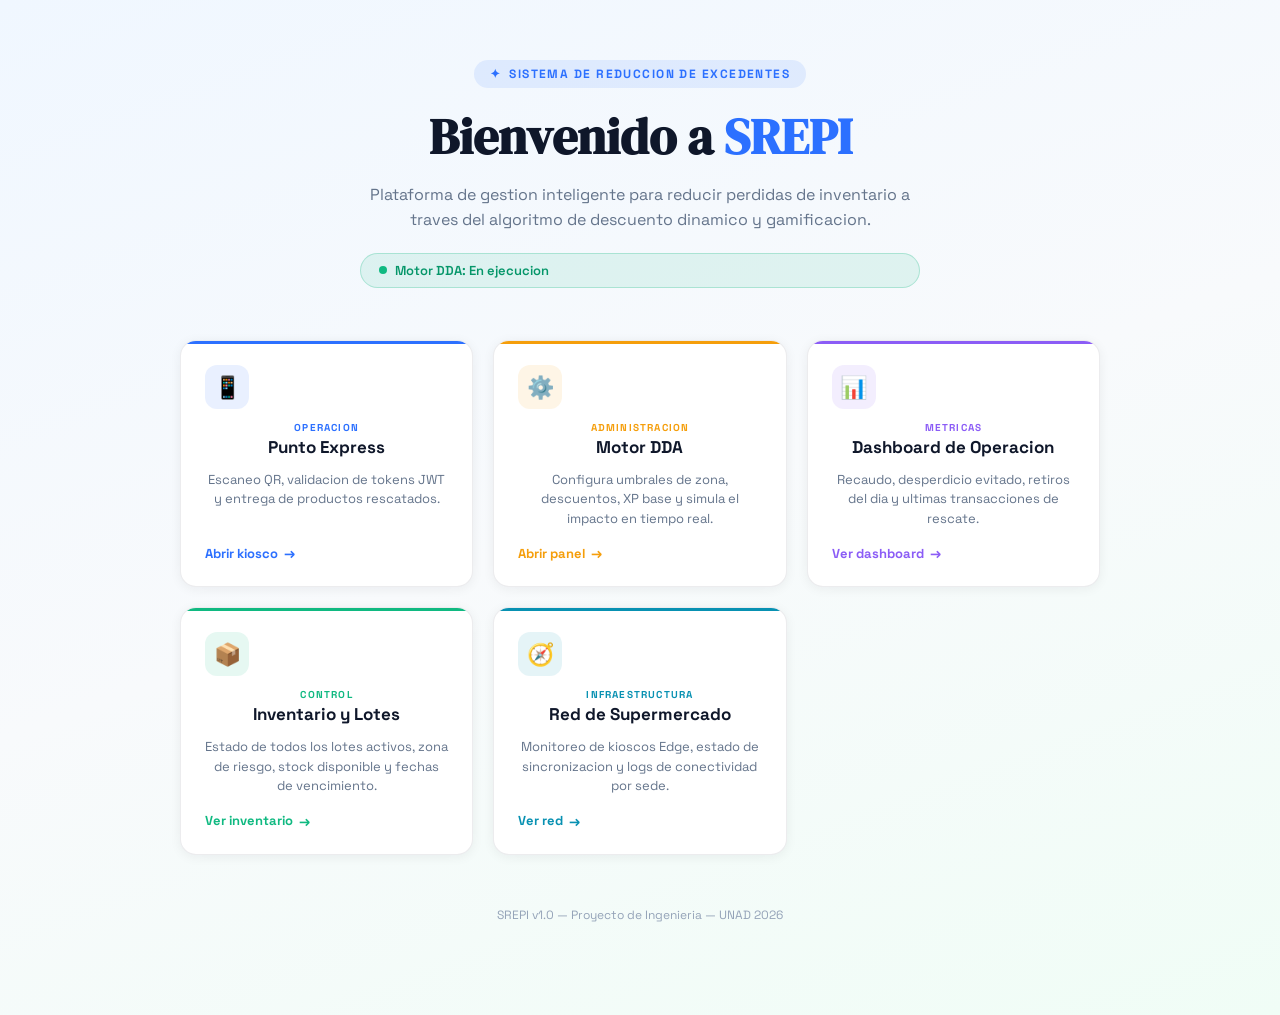
<file: frontend/index.html>
<!DOCTYPE html>
<html lang="es">
<head>
    <meta charset="UTF-8">
    <meta name="viewport" content="width=device-width, initial-width=1.0">
    <title>SREPI - Centro de Control</title>
    <link rel="stylesheet" href="css/style.css">
    <style>
        .landing-page {
            min-height: 100vh;
            background: linear-gradient(160deg, #f0f7ff 0%, #f8fafc 50%, #f0fdf6 100%);
            display: flex;
            flex-direction: column;
            align-items: center;
            padding: 60px 24px 80px;
            font-family: 'Space Grotesk', sans-serif;
        }

        /* ── HERO ──────────────────────────────────────── */
        .landing-hero {
            text-align: center;
            max-width: 560px;
            margin-bottom: 52px;
        }

        .landing-eyebrow {
            display: inline-flex;
            align-items: center;
            gap: 8px;
            background: rgba(44, 112, 255, 0.1);
            color: #2c70ff;
            font-size: 12px;
            font-weight: 700;
            letter-spacing: 0.12em;
            text-transform: uppercase;
            padding: 6px 16px;
            border-radius: 999px;
            margin-bottom: 20px;
        }

        .landing-title {
            font-family: 'DM Serif Display', serif;
            font-size: clamp(32px, 5vw, 50px);
            color: #0f172a;
            line-height: 1.15;
            margin: 0 0 16px;
        }

        .landing-title span {
            color: #2c70ff;
        }

        .landing-desc {
            font-size: 16px;
            color: #64748b;
            line-height: 1.6;
            margin: 0;
        }

        /* ── STATUS BAR ────────────────────────────────── */
        .landing-status {
            display: flex;
            align-items: center;
            gap: 8px;
            font-size: 13px;
            font-weight: 600;
            color: #059669;
            background: rgba(16, 185, 129, 0.1);
            border: 1px solid rgba(16, 185, 129, 0.25);
            padding: 8px 18px;
            border-radius: 999px;
            margin-top: 20px;
        }

        .status-live-dot {
            width: 8px;
            height: 8px;
            background: #10b981;
            border-radius: 50%;
            animation: pulse-dot 2s ease-in-out infinite;
        }

        @keyframes pulse-dot {
            0%, 100% { opacity: 1; transform: scale(1); }
            50%       { opacity: 0.5; transform: scale(0.85); }
        }

        /* ── MODULE GRID ────────────────────────────────── */
        .module-grid {
            display: grid;
            grid-template-columns: repeat(3, minmax(0, 1fr));
            gap: 20px;
            width: 100%;
            max-width: 920px;
        }

        @media (max-width: 760px) {
            .module-grid { grid-template-columns: repeat(2, 1fr); }
        }

        @media (max-width: 480px) {
            .module-grid { grid-template-columns: 1fr; }
        }

        /* ── MODULE CARD ────────────────────────────────── */
        .module-card {
            background: #fff;
            border-radius: 16px;
            border: 1px solid rgba(15, 23, 42, 0.08);
            padding: 24px;
            display: flex;
            flex-direction: column;
            gap: 12px;
            text-decoration: none;
            color: inherit;
            box-shadow: 0 2px 12px rgba(15, 23, 42, 0.06);
            transition: transform 0.2s ease, box-shadow 0.2s ease, border-color 0.2s ease;
            position: relative;
            overflow: hidden;
        }

        .module-card::before {
            content: '';
            position: absolute;
            top: 0; left: 0; right: 0;
            height: 3px;
            background: var(--card-accent, #2c70ff);
            border-radius: 16px 16px 0 0;
        }

        .module-card:hover {
            transform: translateY(-3px);
            box-shadow: 0 12px 30px rgba(15, 23, 42, 0.12);
            border-color: rgba(44, 112, 255, 0.2);
        }

        .module-card-icon {
            width: 44px;
            height: 44px;
            border-radius: 12px;
            background: var(--card-icon-bg, rgba(44, 112, 255, 0.1));
            display: flex;
            align-items: center;
            justify-content: center;
            font-size: 22px;
        }

        .module-card-eyebrow {
            font-size: 10px;
            font-weight: 700;
            letter-spacing: 0.12em;
            text-transform: uppercase;
            color: var(--card-accent, #2c70ff);
            margin: 0;
        }

        .module-card-title {
            font-size: 17px;
            font-weight: 700;
            color: #0f172a;
            margin: 2px 0 0;
            line-height: 1.3;
        }

        .module-card-desc {
            font-size: 13px;
            color: #64748b;
            line-height: 1.5;
            margin: 0;
            flex: 1;
        }

        .module-card-cta {
            display: inline-flex;
            align-items: center;
            gap: 6px;
            font-size: 13px;
            font-weight: 700;
            color: var(--card-accent, #2c70ff);
            margin-top: 4px;
        }

        .module-card-cta::after {
            content: '→';
            font-size: 14px;
        }

        /* Card variants */
        .card-blue   { --card-accent: #2c70ff; --card-icon-bg: rgba(44,112,255,0.1); }
        .card-green  { --card-accent: #10b981; --card-icon-bg: rgba(16,185,129,0.1); }
        .card-orange { --card-accent: #f59e0b; --card-icon-bg: rgba(245,158,11,0.1); }
        .card-violet { --card-accent: #8b5cf6; --card-icon-bg: rgba(139,92,246,0.1); }
        .card-teal   { --card-accent: #0891b2; --card-icon-bg: rgba(8,145,178,0.1); }

        /* ── FOOTER ─────────────────────────────────────── */
        .landing-footer {
            margin-top: 52px;
            font-size: 12px;
            color: #94a3b8;
            text-align: center;
        }
    </style>
</head>
<body class="landing-page">

    <div class="landing-hero">
        <span class="landing-eyebrow">
            <span>✦</span> Sistema de Reduccion de Excedentes
        </span>
        <h1 class="landing-title">
            Bienvenido a <span>SREPI</span>
        </h1>
        <p class="landing-desc">
            Plataforma de gestion inteligente para reducir perdidas de inventario
            a traves del algoritmo de descuento dinamico y gamificacion.
        </p>
        <span class="landing-status">
            <span class="status-live-dot"></span>
            Motor DDA: En ejecucion
        </span>
    </div>

    <div class="module-grid">

        <a class="module-card card-blue" href="./views/kiosco.html">
            <div class="module-card-icon">📱</div>
            <div>
                <p class="module-card-eyebrow">Operacion</p>
                <p class="module-card-title">Punto Express</p>
            </div>
            <p class="module-card-desc">Escaneo QR, validacion de tokens JWT y entrega de productos rescatados.</p>
            <span class="module-card-cta">Abrir kiosco</span>
        </a>

        <a class="module-card card-orange" href="./views/admin.html">
            <div class="module-card-icon">⚙️</div>
            <div>
                <p class="module-card-eyebrow">Administracion</p>
                <p class="module-card-title">Motor DDA</p>
            </div>
            <p class="module-card-desc">Configura umbrales de zona, descuentos, XP base y simula el impacto en tiempo real.</p>
            <span class="module-card-cta">Abrir panel</span>
        </a>

        <a class="module-card card-violet" href="./views/dashboard.html">
            <div class="module-card-icon">📊</div>
            <div>
                <p class="module-card-eyebrow">Metricas</p>
                <p class="module-card-title">Dashboard de Operacion</p>
            </div>
            <p class="module-card-desc">Recaudo, desperdicio evitado, retiros del dia y ultimas transacciones de rescate.</p>
            <span class="module-card-cta">Ver dashboard</span>
        </a>

        <a class="module-card card-green" href="./views/inventario.html">
            <div class="module-card-icon">📦</div>
            <div>
                <p class="module-card-eyebrow">Control</p>
                <p class="module-card-title">Inventario y Lotes</p>
            </div>
            <p class="module-card-desc">Estado de todos los lotes activos, zona de riesgo, stock disponible y fechas de vencimiento.</p>
            <span class="module-card-cta">Ver inventario</span>
        </a>

        <a class="module-card card-teal" href="./views/red.html">
            <div class="module-card-icon">🧭</div>
            <div>
                <p class="module-card-eyebrow">Infraestructura</p>
                <p class="module-card-title">Red de Supermercado</p>
            </div>
            <p class="module-card-desc">Monitoreo de kioscos Edge, estado de sincronizacion y logs de conectividad por sede.</p>
            <span class="module-card-cta">Ver red</span>
        </a>

    </div>

    <p class="landing-footer">SREPI v1.0 — Proyecto de Ingenieria — UNAD 2026</p>

</body>
</html>
</file>
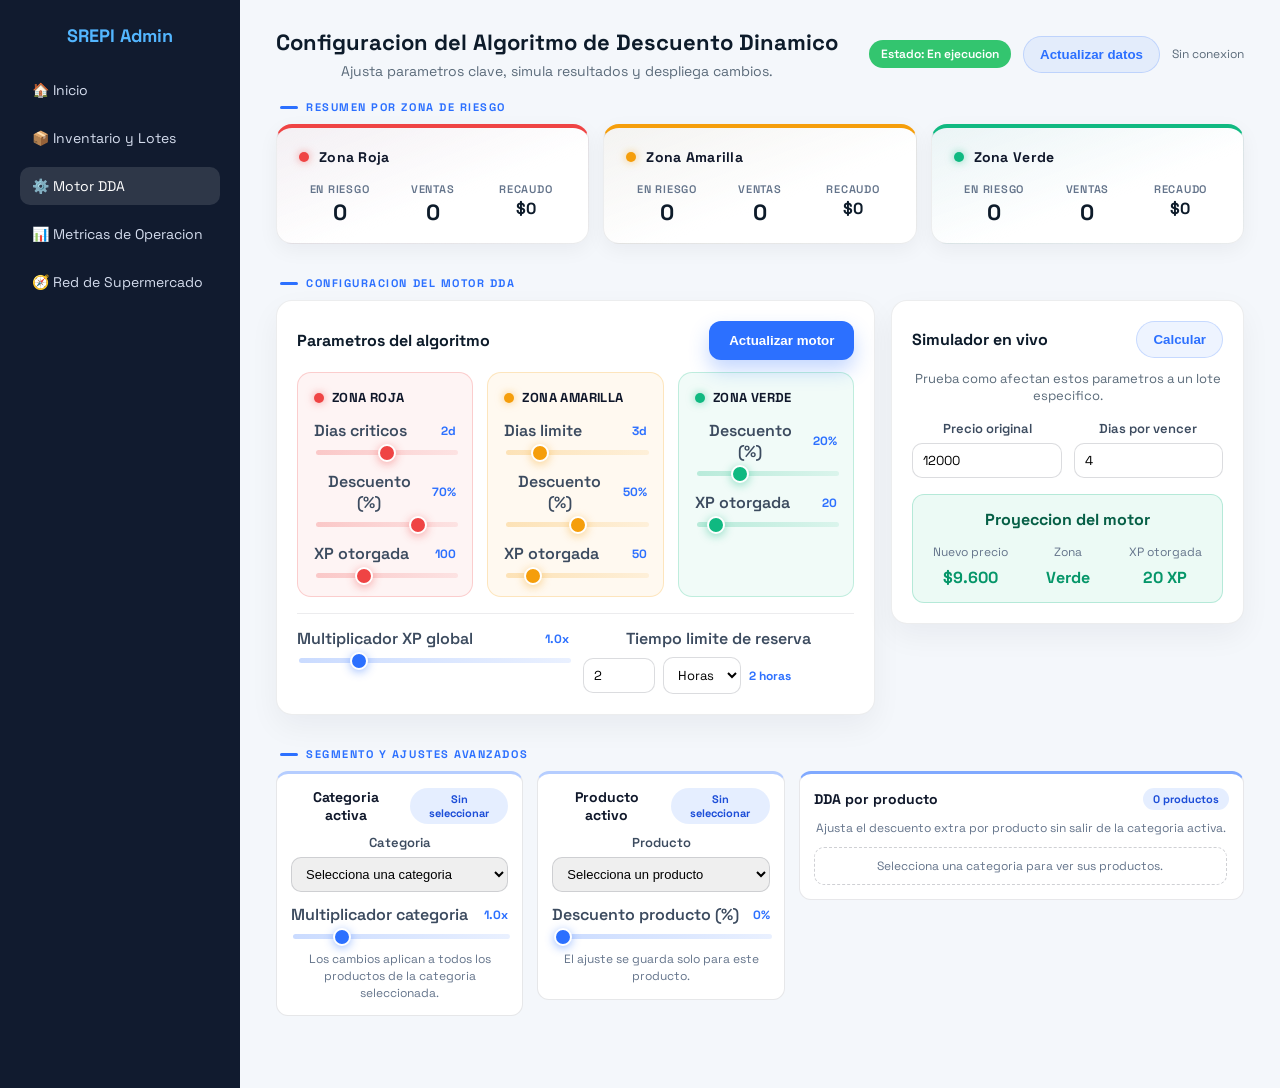
<file: frontend/views/admin.html>
<!DOCTYPE html>
<html lang="es">
<head>
    <meta charset="UTF-8">
    <meta name="viewport" content="width=device-width, initial-width=1.0">
    <title>SREPI - Administracion DDA</title>
    <link rel="stylesheet" href="../css/style.css">
</head>
<body class="admin-page">
    <div class="admin-shell">
        <aside class="admin-sidebar">
            <div class="sidebar-brand">SREPI Admin</div>
            <nav class="sidebar-nav">
                <a class="sidebar-link" href="../index.html">🏠 Inicio</a>
                <a class="sidebar-link" href="./inventario.html">📦 Inventario y Lotes</a>
                <a class="sidebar-link is-active" href="./admin.html">⚙️ Motor DDA</a>
                <a class="sidebar-link" href="./dashboard.html">📊 Metricas de Operacion</a>
                <a class="sidebar-link" href="./red.html">🧭 Red de Supermercado</a>
            </nav>
        </aside>

        <main class="admin-main">

            <!-- ── TOPBAR ─────────────────────────────────────── -->
            <header class="admin-topbar">
                <div>
                    <p class="admin-title">Configuracion del Algoritmo de Descuento Dinamico</p>
                    <p class="admin-sub">Ajusta parametros clave, simula resultados y despliega cambios.</p>
                </div>
                <div class="admin-status">
                    <span class="status-pill">Estado: En ejecucion</span>
                    <button class="btn-secundario" id="dashboard-refresh">Actualizar datos</button>
                    <span id="dashboard-estado" class="estado-guardado"></span>
                </div>
            </header>

            <!-- ── SECCION 1: RESUMEN SUPERIOR ───────────────── -->
            <section class="overview-section">
                <div class="section-eyebrow">Resumen por zona de riesgo</div>
                <div class="overview-grid">

                    <div class="zone-kpi-card zone-kpi-roja">
                        <div class="zone-kpi-header">
                            <span class="zone-dot zone-dot-roja"></span>
                            <span class="zone-kpi-title">Zona Roja</span>
                        </div>
                        <div class="zone-kpi-metrics">
                            <div class="zone-kpi-metric">
                                <span class="zone-kpi-label">En riesgo</span>
                                <span class="zone-kpi-value" id="riesgo-roja">0</span>
                            </div>
                            <div class="zone-kpi-metric">
                                <span class="zone-kpi-label">Ventas</span>
                                <span class="zone-kpi-value" id="ventas-roja">0</span>
                            </div>
                            <div class="zone-kpi-metric">
                                <span class="zone-kpi-label">Recaudo</span>
                                <span class="zone-kpi-value zone-kpi-value-sm" id="recaudo-roja">$0</span>
                            </div>
                        </div>
                    </div>

                    <div class="zone-kpi-card zone-kpi-amarilla">
                        <div class="zone-kpi-header">
                            <span class="zone-dot zone-dot-amarilla"></span>
                            <span class="zone-kpi-title">Zona Amarilla</span>
                        </div>
                        <div class="zone-kpi-metrics">
                            <div class="zone-kpi-metric">
                                <span class="zone-kpi-label">En riesgo</span>
                                <span class="zone-kpi-value" id="riesgo-amarilla">0</span>
                            </div>
                            <div class="zone-kpi-metric">
                                <span class="zone-kpi-label">Ventas</span>
                                <span class="zone-kpi-value" id="ventas-amarilla">0</span>
                            </div>
                            <div class="zone-kpi-metric">
                                <span class="zone-kpi-label">Recaudo</span>
                                <span class="zone-kpi-value zone-kpi-value-sm" id="recaudo-amarilla">$0</span>
                            </div>
                        </div>
                    </div>

                    <div class="zone-kpi-card zone-kpi-verde">
                        <div class="zone-kpi-header">
                            <span class="zone-dot zone-dot-verde"></span>
                            <span class="zone-kpi-title">Zona Verde</span>
                        </div>
                        <div class="zone-kpi-metrics">
                            <div class="zone-kpi-metric">
                                <span class="zone-kpi-label">En riesgo</span>
                                <span class="zone-kpi-value" id="riesgo-verde">0</span>
                            </div>
                            <div class="zone-kpi-metric">
                                <span class="zone-kpi-label">Ventas</span>
                                <span class="zone-kpi-value" id="ventas-verde">0</span>
                            </div>
                            <div class="zone-kpi-metric">
                                <span class="zone-kpi-label">Recaudo</span>
                                <span class="zone-kpi-value zone-kpi-value-sm" id="recaudo-verde">$0</span>
                            </div>
                        </div>
                    </div>

                </div>
                <span id="riesgo-total" style="display:none">0</span>
                <span id="ventas-total" style="display:none">0</span>
                <span id="recaudo-total" style="display:none">$0</span>
            </section>

            <!-- ── SECCION 2: PARAMETROS + SIMULADOR ─────────── -->
            <section class="config-section">
                <div class="section-eyebrow">Configuracion del motor DDA</div>
                <div class="config-row">

                    <!-- Parametros -->
                    <div class="panel-card params-panel">
                        <div class="panel-header">
                            <h3>Parametros del algoritmo</h3>
                            <div class="panel-actions">
                                <span id="guardar-estado" class="estado-guardado"></span>
                                <button class="btn-primario" id="guardar-config">Actualizar motor</button>
                            </div>
                        </div>

                        <div class="zone-params-grid">
                            <div class="zone-card zone-roja">
                                <div class="zone-card-title">
                                    <span class="zone-dot zone-dot-roja"></span>
                                    Zona Roja
                                </div>
                                <label class="slider-field">
                                    <div class="slider-field-header">
                                        <span class="param-label">Dias criticos</span>
                                        <span class="param-value" id="dda-roja-dias-val">2d</span>
                                    </div>
                                    <input type="range" id="dda-roja-dias" value="2" min="1" max="3" step="1" class="slider-roja">
                                </label>
                                <label class="slider-field">
                                    <div class="slider-field-header">
                                        <span class="param-label">Descuento (%)</span>
                                        <span class="param-value" id="dda-desc-roja-val">70%</span>
                                    </div>
                                    <input type="range" id="dda-desc-roja" value="70" min="10" max="90" step="1" class="slider-roja">
                                </label>
                                <label class="slider-field">
                                    <div class="slider-field-header">
                                        <span class="param-label">XP otorgada</span>
                                        <span class="param-value" id="xp-roja-val">100</span>
                                    </div>
                                    <input type="range" id="xp-roja" value="100" min="10" max="300" step="10" class="slider-roja">
                                </label>
                            </div>

                            <div class="zone-card zone-amarilla">
                                <div class="zone-card-title">
                                    <span class="zone-dot zone-dot-amarilla"></span>
                                    Zona Amarilla
                                </div>
                                <label class="slider-field">
                                    <div class="slider-field-header">
                                        <span class="param-label">Dias limite</span>
                                        <span class="param-value" id="dda-amarilla-dias-val">3d</span>
                                    </div>
                                    <input type="range" id="dda-amarilla-dias" value="3" min="2" max="7" step="1" class="slider-amarilla">
                                </label>
                                <label class="slider-field">
                                    <div class="slider-field-header">
                                        <span class="param-label">Descuento (%)</span>
                                        <span class="param-value" id="dda-desc-amarilla-val">50%</span>
                                    </div>
                                    <input type="range" id="dda-desc-amarilla" value="50" min="10" max="90" step="1" class="slider-amarilla">
                                </label>
                                <label class="slider-field">
                                    <div class="slider-field-header">
                                        <span class="param-label">XP otorgada</span>
                                        <span class="param-value" id="xp-amarilla-val">50</span>
                                    </div>
                                    <input type="range" id="xp-amarilla" value="50" min="10" max="300" step="10" class="slider-amarilla">
                                </label>
                            </div>

                            <div class="zone-card zone-verde">
                                <div class="zone-card-title">
                                    <span class="zone-dot zone-dot-verde"></span>
                                    Zona Verde
                                </div>
                                <label class="slider-field">
                                    <div class="slider-field-header">
                                        <span class="param-label">Descuento (%)</span>
                                        <span class="param-value" id="dda-desc-verde-val">20%</span>
                                    </div>
                                    <input type="range" id="dda-desc-verde" value="20" min="5" max="60" step="1" class="slider-verde">
                                </label>
                                <label class="slider-field">
                                    <div class="slider-field-header">
                                        <span class="param-label">XP otorgada</span>
                                        <span class="param-value" id="xp-verde-val">20</span>
                                    </div>
                                    <input type="range" id="xp-verde" value="20" min="5" max="200" step="5" class="slider-verde">
                                </label>
                            </div>
                        </div>

                        <div class="extra-params-row">
                            <div class="extra-param-block">
                                <label class="slider-field">
                                    <div class="slider-field-header">
                                        <span class="param-label">Multiplicador XP global</span>
                                        <span class="param-value" id="xp-multiplicador-val">1.0x</span>
                                    </div>
                                    <input type="range" id="xp-multiplicador" value="1.0" min="0.5" max="3" step="0.1" class="slider-accent">
                                </label>
                            </div>
                            <div class="extra-param-block extra-param-reserva">
                                <span class="param-label">Tiempo limite de reserva</span>
                                <div class="reserva-inline">
                                    <input type="number" id="dda-reserva-valor" value="2" min="1" max="24" step="1">
                                    <select id="dda-reserva-unidad">
                                        <option value="horas">Horas</option>
                                        <option value="dias">Dias</option>
                                    </select>
                                    <span class="param-value" id="dda-reserva-valor-val">2 horas</span>
                                </div>
                            </div>
                        </div>
                    </div>

                    <!-- Simulador -->
                    <div class="sim-panel panel-card">
                        <div class="panel-header">
                            <h3>Simulador en vivo</h3>
                            <button class="btn-secundario" type="button" id="simulador-btn">Calcular</button>
                        </div>
                        <p class="panel-sub">Prueba como afectan estos parametros a un lote especifico.</p>
                        <div class="sim-inputs">
                            <label class="param-field">
                                <span class="param-label">Precio original</span>
                                <input type="number" id="preview-precio" value="12000" min="1000" step="500">
                            </label>
                            <label class="param-field">
                                <span class="param-label">Dias por vencer</span>
                                <input type="number" id="preview-dias" value="4" min="1" step="1">
                            </label>
                        </div>
                        <div class="resultado-card resultado-card-verde" id="resultado-card">
                            <p class="resultado-title">Proyeccion del motor</p>
                            <div class="resultado-grid">
                                <div>
                                    <span class="muted">Nuevo precio</span>
                                    <p class="resultado-value" id="preview-precio-oferta">$0</p>
                                </div>
                                <div>
                                    <span class="muted">Zona</span>
                                    <p class="resultado-value" id="preview-zona">-</p>
                                </div>
                                <div>
                                    <span class="muted">XP otorgada</span>
                                    <p class="resultado-value" id="preview-xp">0 XP</p>
                                </div>
                            </div>
                        </div>
                    </div>

                </div>
            </section>

            <!-- ── SECCION 3: SEGMENTO Y AJUSTES ─────────────── -->
            <section class="segmento-section">
                <div class="section-eyebrow">Segmento y ajustes avanzados</div>
                <div class="segmento-row">

                    <div class="segment-card">
                        <div class="segment-card-header">
                            <h5>Categoria activa</h5>
                            <span class="segment-tag" id="segmento-categoria-actual">Sin seleccionar</span>
                        </div>
                        <label class="param-field">
                            <span class="param-label">Categoria</span>
                            <select id="categoria-select">
                                <option value="">Selecciona una categoria</option>
                            </select>
                        </label>
                        <label class="slider-field">
                            <div class="slider-field-header">
                                <span class="param-label">Multiplicador categoria</span>
                                <span class="param-value" id="categoria-multiplicador-val">1.0x</span>
                            </div>
                            <input type="range" id="categoria-multiplicador" value="1.0" min="0.5" max="3" step="0.1" class="slider-accent">
                        </label>
                        <p class="segment-note">Los cambios aplican a todos los productos de la categoria seleccionada.</p>
                    </div>

                    <div class="segment-card">
                        <div class="segment-card-header">
                            <h5>Producto activo</h5>
                            <span class="segment-tag" id="segmento-producto-actual">Sin seleccionar</span>
                        </div>
                        <label class="param-field">
                            <span class="param-label">Producto</span>
                            <select id="producto-select">
                                <option value="">Selecciona un producto</option>
                            </select>
                        </label>
                        <label class="slider-field">
                            <div class="slider-field-header">
                                <span class="param-label">Descuento producto (%)</span>
                                <span class="param-value" id="producto-descuento-val">0%</span>
                            </div>
                            <input type="range" id="producto-descuento" value="0" min="0" max="40" step="1" class="slider-accent">
                        </label>
                        <p class="segment-note">El ajuste se guarda solo para este producto.</p>
                    </div>

                    <div class="segment-card segment-card-list">
                        <div class="segment-card-header">
                            <h5>DDA por producto</h5>
                            <span class="segment-tag" id="segmento-productos-total">0 productos</span>
                        </div>
                        <p class="segment-note">Ajusta el descuento extra por producto sin salir de la categoria activa.</p>
                        <div class="producto-dda-list" id="producto-dda-list">
                            <p class="producto-dda-empty">Selecciona una categoria para ver sus productos.</p>
                        </div>
                    </div>

                </div>
            </section>

        </main>
    </div>

    <script src="../js/admin.js" defer></script>
</body>
</html>
</file>
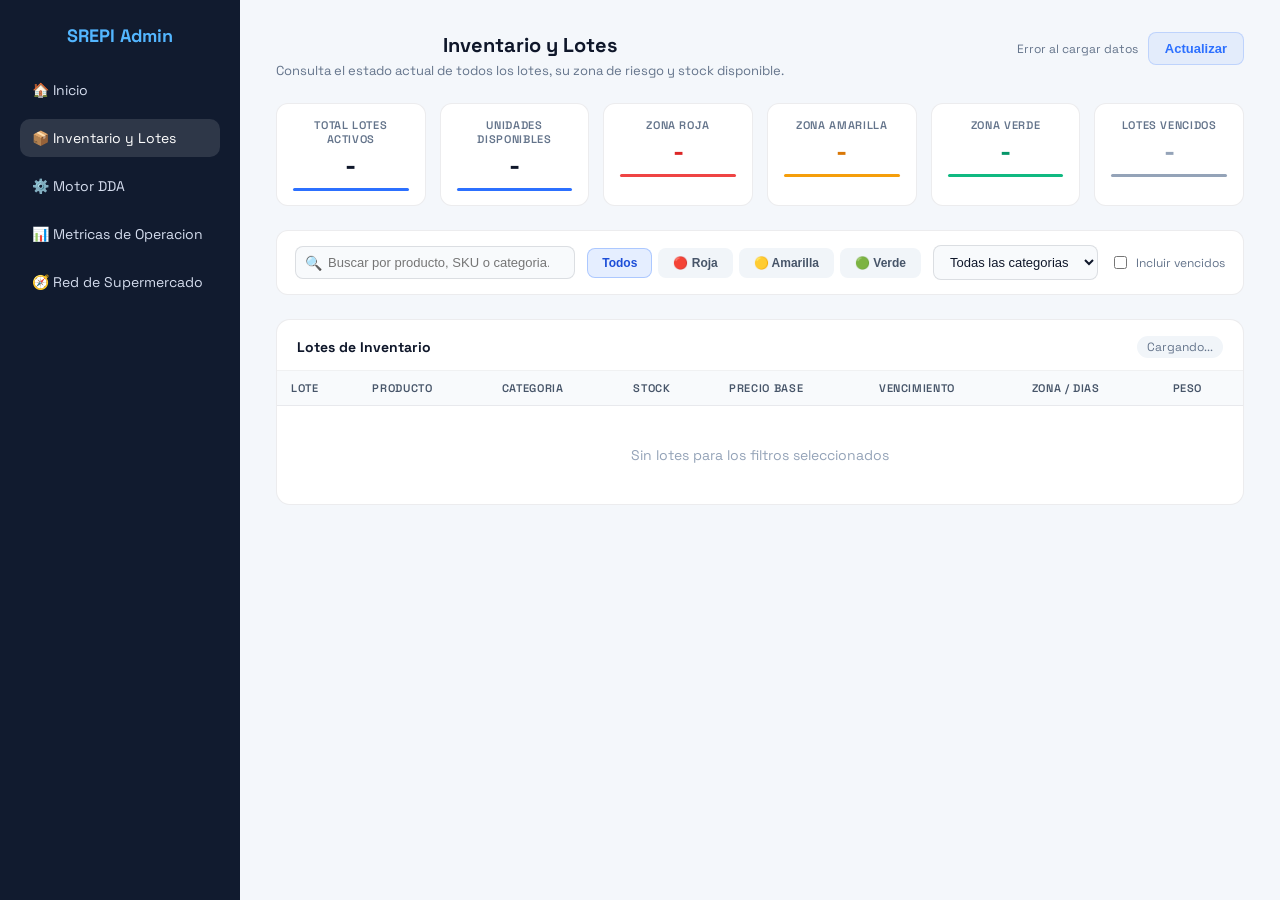
<file: frontend/views/inventario.html>
<!DOCTYPE html>
<html lang="es">
<head>
    <meta charset="UTF-8">
    <meta name="viewport" content="width=device-width, initial-width=1.0">
    <title>SREPI - Inventario y Lotes</title>
    <link rel="stylesheet" href="../css/style.css">
    <style>
        /* ── INVENTARIO PAGE ─────────────────────────────── */
        .inv-main {
            flex: 1;
            padding: 32px 36px 60px;
            overflow-y: auto;
            display: flex;
            flex-direction: column;
            gap: 24px;
        }

        /* Topbar */
        .inv-topbar {
            display: flex;
            align-items: flex-start;
            justify-content: space-between;
            gap: 16px;
        }

        .inv-title {
            font-size: 20px;
            font-weight: 700;
            color: #0f172a;
            margin: 0 0 4px;
        }

        .inv-sub {
            font-size: 13px;
            color: #64748b;
            margin: 0;
        }

        .inv-topbar-actions {
            display: flex;
            gap: 10px;
            align-items: center;
        }

        /* KPI strip */
        .inv-kpi-strip {
            display: grid;
            grid-template-columns: repeat(6, minmax(0, 1fr));
            gap: 14px;
        }

        .inv-kpi {
            background: #fff;
            border-radius: 12px;
            border: 1px solid rgba(15, 23, 42, 0.08);
            padding: 14px 16px;
            display: flex;
            flex-direction: column;
            gap: 6px;
        }

        .inv-kpi-label {
            font-size: 11px;
            text-transform: uppercase;
            letter-spacing: 0.06em;
            color: #64748b;
            font-weight: 600;
        }

        .inv-kpi-value {
            font-size: 26px;
            font-weight: 700;
            color: #0f172a;
            line-height: 1;
        }

        .inv-kpi-value.val-roja     { color: #dc2626; }
        .inv-kpi-value.val-amarilla { color: #d97706; }
        .inv-kpi-value.val-verde    { color: #059669; }
        .inv-kpi-value.val-muted    { color: #94a3b8; }

        .inv-kpi-accent {
            height: 3px;
            border-radius: 999px;
            margin-top: 4px;
        }

        .accent-blue    { background: #2c70ff; }
        .accent-roja    { background: #ef4444; }
        .accent-amarilla{ background: #f59e0b; }
        .accent-verde   { background: #10b981; }
        .accent-gray    { background: #94a3b8; }

        /* Toolbar de filtros */
        .inv-toolbar {
            display: flex;
            align-items: center;
            gap: 12px;
            flex-wrap: wrap;
            background: #fff;
            border: 1px solid rgba(15, 23, 42, 0.08);
            border-radius: 12px;
            padding: 14px 18px;
        }

        .inv-search-wrap {
            position: relative;
            flex: 1;
            min-width: 200px;
        }

        .inv-search-icon {
            position: absolute;
            left: 10px;
            top: 50%;
            transform: translateY(-50%);
            color: #94a3b8;
            font-size: 14px;
            pointer-events: none;
        }

        #inv-search {
            width: 100%;
            padding: 8px 12px 8px 32px;
            border: 1px solid rgba(15, 23, 42, 0.12);
            border-radius: 8px;
            font-size: 13px;
            color: #0f172a;
            background: #f8fafc;
            box-sizing: border-box;
        }

        #inv-search:focus {
            outline: none;
            border-color: #2c70ff;
            background: #fff;
            box-shadow: 0 0 0 3px rgba(44, 112, 255, 0.1);
        }

        .zona-filter-group {
            display: flex;
            gap: 6px;
        }

        .zona-filter-btn {
            padding: 7px 14px;
            border-radius: 8px;
            font-size: 12px;
            font-weight: 600;
            border: 1px solid transparent;
            cursor: pointer;
            background: #f1f5f9;
            color: #475569;
            transition: all 0.15s ease;
        }

        .zona-filter-btn:hover { background: #e2e8f0; }

        .zona-filter-btn[data-zona="todos"].is-active {
            background: rgba(44, 112, 255, 0.12);
            color: #1d4ed8;
            border-color: rgba(44, 112, 255, 0.3);
        }

        .zona-filter-btn[data-zona="roja"].is-active {
            background: rgba(239, 68, 68, 0.1);
            color: #dc2626;
            border-color: rgba(239, 68, 68, 0.3);
        }

        .zona-filter-btn[data-zona="amarilla"].is-active {
            background: rgba(245, 158, 11, 0.1);
            color: #b45309;
            border-color: rgba(245, 158, 11, 0.3);
        }

        .zona-filter-btn[data-zona="verde"].is-active {
            background: rgba(16, 185, 129, 0.1);
            color: #065f46;
            border-color: rgba(16, 185, 129, 0.3);
        }

        #inv-cat-select {
            padding: 8px 12px;
            border: 1px solid rgba(15, 23, 42, 0.12);
            border-radius: 8px;
            font-size: 13px;
            color: #0f172a;
            background: #f8fafc;
            cursor: pointer;
        }

        #inv-cat-select:focus { outline: none; border-color: #2c70ff; }

        .inv-toggle-label {
            display: flex;
            align-items: center;
            gap: 6px;
            font-size: 12px;
            color: #64748b;
            cursor: pointer;
            white-space: nowrap;
        }

        .inv-toolbar-right {
            display: flex;
            align-items: center;
            gap: 10px;
            margin-left: auto;
        }

        /* Tabla */
        .inv-table-wrap {
            background: #fff;
            border-radius: 14px;
            border: 1px solid rgba(15, 23, 42, 0.08);
            overflow: hidden;
        }

        .inv-table-header {
            display: flex;
            align-items: center;
            justify-content: space-between;
            padding: 16px 20px 12px;
            border-bottom: 1px solid rgba(15, 23, 42, 0.06);
        }

        .inv-table-title {
            font-size: 14px;
            font-weight: 700;
            color: #0f172a;
            margin: 0;
        }

        #inv-count {
            font-size: 12px;
            color: #64748b;
            background: #f1f5f9;
            padding: 3px 10px;
            border-radius: 999px;
        }

        .inv-table {
            width: 100%;
            border-collapse: collapse;
        }

        .inv-table thead th {
            background: #f8fafc;
            color: #475569;
            font-size: 11px;
            text-transform: uppercase;
            letter-spacing: 0.06em;
            font-weight: 600;
            padding: 10px 14px;
            text-align: left;
            border-bottom: 1px solid rgba(15, 23, 42, 0.07);
        }

        .inv-row td {
            padding: 11px 14px;
            border-bottom: 1px solid rgba(15, 23, 42, 0.05);
            font-size: 13px;
            vertical-align: middle;
        }

        .inv-row:last-child td { border-bottom: none; }
        .inv-row:hover td { background: #f8fafc; }

        .inv-row-roja td:first-child {
            border-left: 3px solid #ef4444;
        }

        .inv-row-amarilla td:first-child {
            border-left: 3px solid #f59e0b;
        }

        .inv-row-verde td:first-child {
            border-left: 3px solid #10b981;
        }

        .inv-row-vencido td:first-child {
            border-left: 3px solid #94a3b8;
        }

        .inv-row-vencido td { opacity: 0.65; }

        .inv-td-id {
            font-size: 12px;
            font-weight: 700;
            color: #94a3b8;
        }

        .inv-prod-name {
            display: block;
            font-weight: 600;
            color: #0f172a;
        }

        .inv-sku {
            display: block;
            font-size: 11px;
            color: #94a3b8;
            margin-top: 2px;
        }

        .inv-cat {
            font-size: 12px;
            color: #475569;
        }

        .inv-precio { font-weight: 600; color: #0f172a; }
        .inv-fecha  { font-size: 12px; color: #475569; }
        .inv-kg     { font-size: 12px; color: #64748b; }

        /* Stock bar */
        .stock-wrap {
            display: flex;
            flex-direction: column;
            gap: 4px;
        }

        .stock-num {
            font-size: 13px;
            font-weight: 700;
            color: #0f172a;
        }

        .stock-total {
            font-size: 11px;
            font-weight: 400;
            color: #94a3b8;
        }

        .stock-bar-track {
            height: 5px;
            background: #e2e8f0;
            border-radius: 999px;
            overflow: hidden;
            width: 80px;
        }

        .stock-bar {
            height: 100%;
            border-radius: 999px;
            transition: width 0.4s ease;
        }

        .stock-bar-ok  { background: #10b981; }
        .stock-bar-mid { background: #f59e0b; }
        .stock-bar-low { background: #ef4444; }

        /* Badges de zona */
        .inv-badge {
            display: inline-block;
            font-size: 10px;
            font-weight: 700;
            padding: 3px 8px;
            border-radius: 999px;
            text-transform: uppercase;
            letter-spacing: 0.05em;
        }

        .badge-zona-roja     { background: rgba(239,68,68,0.1);    color: #dc2626; }
        .badge-zona-amarilla { background: rgba(245,158,11,0.1);   color: #b45309; }
        .badge-zona-verde    { background: rgba(16,185,129,0.1);   color: #065f46; }
        .badge-zona-vencido  { background: rgba(148,163,184,0.15); color: #475569; }

        .dias-chip {
            display: inline-block;
            font-size: 11px;
            font-weight: 600;
            padding: 2px 7px;
            border-radius: 6px;
            margin-left: 5px;
        }

        .dias-roja     { background: rgba(239,68,68,0.08);    color: #ef4444; }
        .dias-amarilla { background: rgba(245,158,11,0.1);   color: #d97706; }
        .dias-verde    { background: rgba(16,185,129,0.08);  color: #10b981; }
        .dias-vencido  { background: rgba(148,163,184,0.15); color: #94a3b8; }

        /* Empty state */
        .inv-empty {
            text-align: center;
            color: #94a3b8;
            padding: 40px 20px;
            font-size: 14px;
        }

        /* Estado */
        #inv-estado {
            font-size: 12px;
            color: #64748b;
        }

        /* Botones */
        .btn-inv-primary {
            background: #2c70ff;
            color: #fff;
            border: none;
            border-radius: 8px;
            padding: 9px 18px;
            font-size: 13px;
            font-weight: 600;
            cursor: pointer;
            transition: background 0.15s;
        }

        .btn-inv-primary:hover { background: #1d4ed8; }

        .btn-inv-ghost {
            background: rgba(44, 112, 255, 0.08);
            color: #2c70ff;
            border: 1px solid rgba(44, 112, 255, 0.2);
            border-radius: 8px;
            padding: 8px 16px;
            font-size: 13px;
            font-weight: 600;
            cursor: pointer;
            transition: background 0.15s;
        }

        .btn-inv-ghost:hover { background: rgba(44, 112, 255, 0.14); }

        /* Responsive */
        @media (max-width: 900px) {
            .inv-kpi-strip { grid-template-columns: repeat(3, 1fr); }
        }

        @media (max-width: 600px) {
            .inv-kpi-strip { grid-template-columns: repeat(2, 1fr); }
            .inv-main { padding: 20px 16px 40px; }
        }
    </style>
</head>
<body class="admin-page">
    <div class="admin-shell">
        <aside class="admin-sidebar">
            <div class="sidebar-brand">SREPI Admin</div>
            <nav class="sidebar-nav">
                <a class="sidebar-link" href="../index.html">🏠 Inicio</a>
                <a class="sidebar-link is-active" href="./inventario.html">📦 Inventario y Lotes</a>
                <a class="sidebar-link" href="./admin.html">⚙️ Motor DDA</a>
                <a class="sidebar-link" href="./dashboard.html">📊 Metricas de Operacion</a>
                <a class="sidebar-link" href="./red.html">🧭 Red de Supermercado</a>
            </nav>
        </aside>

        <main class="inv-main">

            <!-- TOPBAR -->
            <div class="inv-topbar">
                <div>
                    <p class="inv-title">Inventario y Lotes</p>
                    <p class="inv-sub">Consulta el estado actual de todos los lotes, su zona de riesgo y stock disponible.</p>
                </div>
                <div class="inv-topbar-actions">
                    <span id="inv-estado">Cargando...</span>
                    <button class="btn-inv-ghost" id="inv-refresh">Actualizar</button>
                </div>
            </div>

            <!-- KPI STRIP -->
            <div class="inv-kpi-strip">
                <div class="inv-kpi">
                    <span class="inv-kpi-label">Total lotes activos</span>
                    <span class="inv-kpi-value" id="kpi-total-lotes">-</span>
                    <div class="inv-kpi-accent accent-blue"></div>
                </div>
                <div class="inv-kpi">
                    <span class="inv-kpi-label">Unidades disponibles</span>
                    <span class="inv-kpi-value" id="kpi-total-unidades">-</span>
                    <div class="inv-kpi-accent accent-blue"></div>
                </div>
                <div class="inv-kpi">
                    <span class="inv-kpi-label">Zona Roja</span>
                    <span class="inv-kpi-value val-roja" id="kpi-zona-roja">-</span>
                    <div class="inv-kpi-accent accent-roja"></div>
                </div>
                <div class="inv-kpi">
                    <span class="inv-kpi-label">Zona Amarilla</span>
                    <span class="inv-kpi-value val-amarilla" id="kpi-zona-amarilla">-</span>
                    <div class="inv-kpi-accent accent-amarilla"></div>
                </div>
                <div class="inv-kpi">
                    <span class="inv-kpi-label">Zona Verde</span>
                    <span class="inv-kpi-value val-verde" id="kpi-zona-verde">-</span>
                    <div class="inv-kpi-accent accent-verde"></div>
                </div>
                <div class="inv-kpi">
                    <span class="inv-kpi-label">Lotes vencidos</span>
                    <span class="inv-kpi-value val-muted" id="kpi-vencidos">-</span>
                    <div class="inv-kpi-accent accent-gray"></div>
                </div>
            </div>

            <!-- TOOLBAR -->
            <div class="inv-toolbar">
                <div class="inv-search-wrap">
                    <span class="inv-search-icon">🔍</span>
                    <input type="search" id="inv-search" placeholder="Buscar por producto, SKU o categoria...">
                </div>

                <div class="zona-filter-group">
                    <button class="zona-filter-btn is-active" data-zona="todos">Todos</button>
                    <button class="zona-filter-btn" data-zona="roja">🔴 Roja</button>
                    <button class="zona-filter-btn" data-zona="amarilla">🟡 Amarilla</button>
                    <button class="zona-filter-btn" data-zona="verde">🟢 Verde</button>
                </div>

                <select id="inv-cat-select">
                    <option value="">Todas las categorias</option>
                </select>

                <div class="inv-toolbar-right">
                    <label class="inv-toggle-label">
                        <input type="checkbox" id="inv-vencidos-toggle">
                        Incluir vencidos
                    </label>
                </div>
            </div>

            <!-- TABLA -->
            <div class="inv-table-wrap">
                <div class="inv-table-header">
                    <h3 class="inv-table-title">Lotes de Inventario</h3>
                    <span id="inv-count">Cargando...</span>
                </div>
                <table class="inv-table">
                    <thead>
                        <tr>
                            <th>Lote</th>
                            <th>Producto</th>
                            <th>Categoria</th>
                            <th>Stock</th>
                            <th>Precio Base</th>
                            <th>Vencimiento</th>
                            <th>Zona / Dias</th>
                            <th>Peso</th>
                        </tr>
                    </thead>
                    <tbody id="inv-tbody">
                        <tr>
                            <td colspan="8" class="inv-empty">Cargando lotes...</td>
                        </tr>
                    </tbody>
                </table>
            </div>

        </main>
    </div>

    <script src="../js/inventario.js" defer></script>
</body>
</html>
</file>
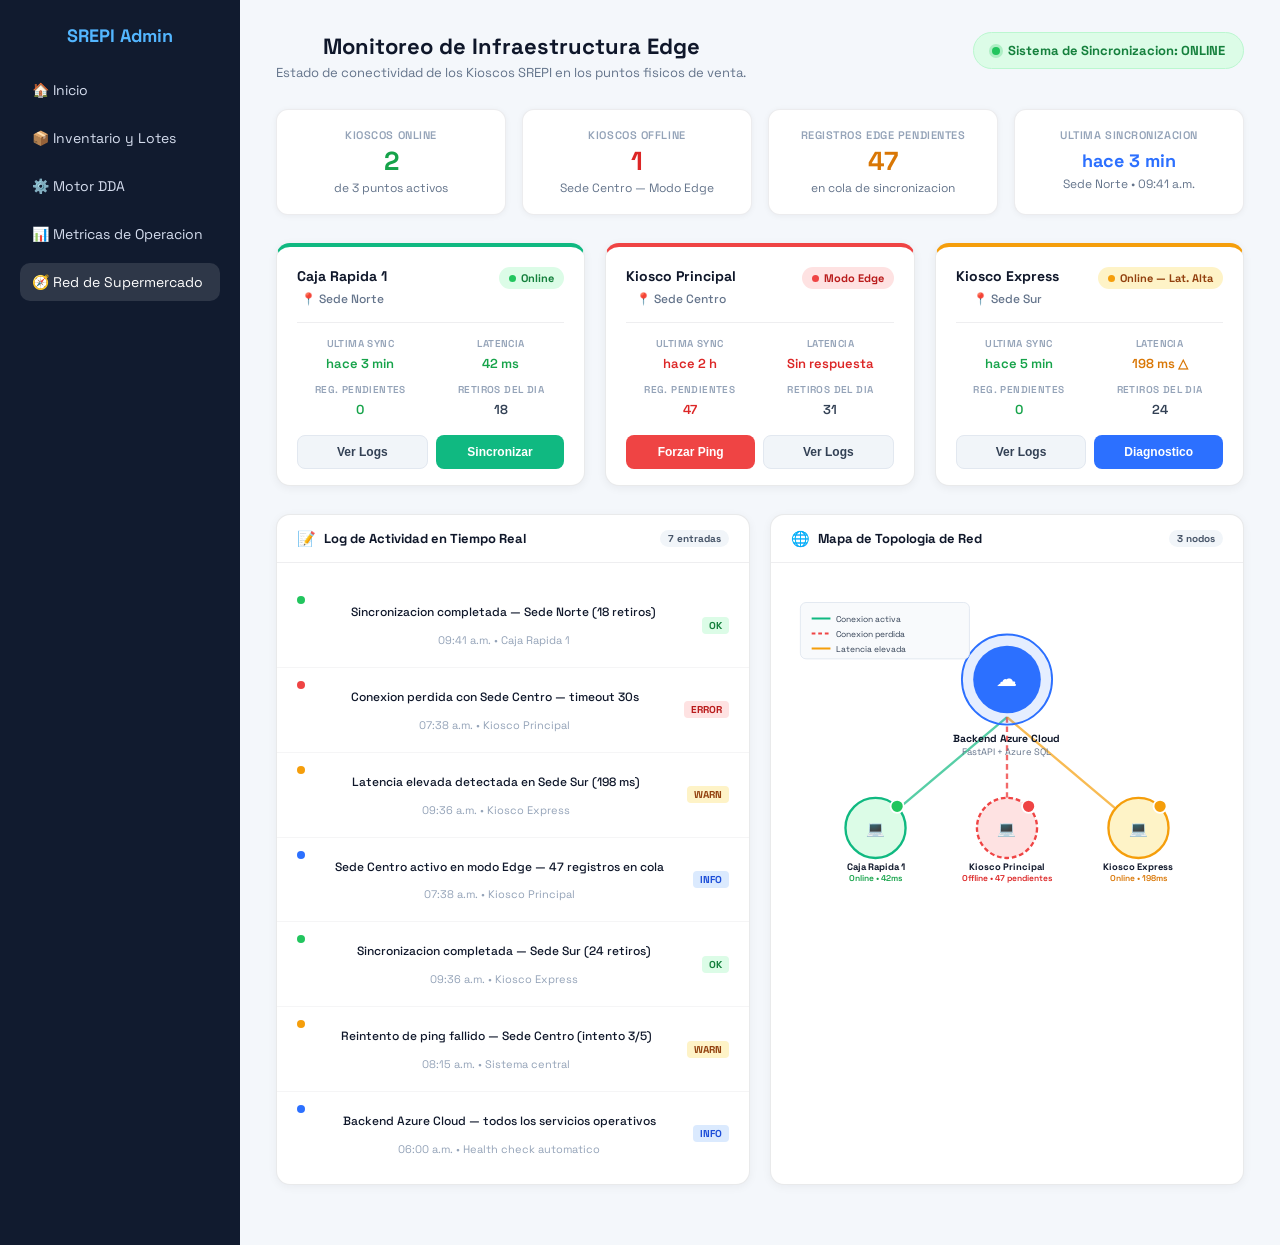
<file: frontend/views/red.html>
<!DOCTYPE html>
<html lang="es">
<head>
    <meta charset="UTF-8">
    <meta name="viewport" content="width=device-width, initial-scale=1.0">
    <title>SREPI - Red de Supermercado</title>
    <link rel="preconnect" href="https://fonts.googleapis.com">
    <link rel="preconnect" href="https://fonts.gstatic.com" crossorigin>
    <link href="https://fonts.googleapis.com/css2?family=Space+Grotesk:wght@400;500;600;700&display=swap" rel="stylesheet">
    <link rel="stylesheet" href="../css/style.css">
    <style>
        /* ── PAGE LAYOUT ──────────────────────────────── */
        .red-main {
            flex: 1;
            padding: 32px 36px 60px;
            overflow-y: auto;
            display: flex;
            flex-direction: column;
            gap: 28px;
        }

        /* ── TOPBAR ───────────────────────────────────── */
        .red-topbar {
            display: flex;
            align-items: flex-start;
            justify-content: space-between;
            gap: 20px;
        }

        .red-title-block {}

        .red-title {
            font-size: 22px;
            font-weight: 700;
            color: #0f172a;
            margin: 0 0 4px;
        }

        .red-sub {
            font-size: 13px;
            color: #64748b;
            margin: 0;
        }

        .system-badge-online {
            display: inline-flex;
            align-items: center;
            gap: 8px;
            background: #dcfce7;
            color: #15803d;
            font-size: 13px;
            font-weight: 700;
            padding: 9px 18px;
            border-radius: 999px;
            white-space: nowrap;
            flex-shrink: 0;
            border: 1px solid #bbf7d0;
        }

        .system-badge-online::before {
            content: '';
            width: 8px;
            height: 8px;
            border-radius: 50%;
            background: #22c55e;
            box-shadow: 0 0 0 3px rgba(34,197,94,0.25);
            display: inline-block;
            animation: pulse-green 2s infinite;
        }

        @keyframes pulse-green {
            0%, 100% { box-shadow: 0 0 0 3px rgba(34,197,94,0.25); }
            50%       { box-shadow: 0 0 0 6px rgba(34,197,94,0.1); }
        }

        /* ── SUMMARY STRIP ────────────────────────────── */
        .summary-strip {
            display: grid;
            grid-template-columns: repeat(4, 1fr);
            gap: 16px;
        }

        @media (max-width: 900px) { .summary-strip { grid-template-columns: repeat(2, 1fr); } }
        @media (max-width: 560px) { .summary-strip { grid-template-columns: 1fr; } }

        .summary-card {
            background: #fff;
            border-radius: 12px;
            border: 1px solid rgba(15,23,42,0.08);
            padding: 18px 20px;
            display: flex;
            flex-direction: column;
            gap: 6px;
            box-shadow: 0 1px 6px rgba(15,23,42,0.05);
        }

        .summary-card .s-label {
            font-size: 11px;
            font-weight: 600;
            color: #94a3b8;
            text-transform: uppercase;
            letter-spacing: 0.05em;
        }

        .summary-card .s-value {
            font-size: 26px;
            font-weight: 700;
            color: #0f172a;
            line-height: 1;
        }

        .summary-card .s-value.green  { color: #16a34a; }
        .summary-card .s-value.red    { color: #dc2626; }
        .summary-card .s-value.amber  { color: #d97706; }
        .summary-card .s-value.blue   { color: #2c70ff; }

        .summary-card .s-meta {
            font-size: 12px;
            color: #64748b;
        }

        /* ── KIOSK GRID ───────────────────────────────── */
        .kiosk-grid {
            display: grid;
            grid-template-columns: repeat(3, minmax(0, 1fr));
            gap: 20px;
        }

        @media (max-width: 900px) { .kiosk-grid { grid-template-columns: repeat(2, 1fr); } }
        @media (max-width: 580px) { .kiosk-grid { grid-template-columns: 1fr; } }

        /* ── KIOSK CARD ───────────────────────────────── */
        .kiosk-card {
            background: #fff;
            border-radius: 14px;
            border: 1px solid rgba(15,23,42,0.09);
            border-top: 4px solid #10b981;
            box-shadow: 0 2px 10px rgba(15,23,42,0.06);
            padding: 20px 20px 16px;
            display: flex;
            flex-direction: column;
            gap: 0;
        }

        .kiosk-card.offline { border-top-color: #ef4444; }
        .kiosk-card.warn    { border-top-color: #f59e0b; }

        /* Card header */
        .kc-header {
            display: flex;
            align-items: flex-start;
            justify-content: space-between;
            gap: 10px;
            margin-bottom: 14px;
        }

        .kc-name-block {}

        .kc-name {
            font-size: 14px;
            font-weight: 700;
            color: #0f172a;
            margin: 0 0 2px;
            line-height: 1.3;
        }

        .kc-sede {
            font-size: 12px;
            color: #64748b;
            font-weight: 500;
        }

        .kc-status-badge {
            display: inline-flex;
            align-items: center;
            gap: 5px;
            padding: 4px 10px;
            border-radius: 999px;
            font-size: 11px;
            font-weight: 700;
            white-space: nowrap;
            flex-shrink: 0;
        }

        .kc-status-badge.online {
            background: #dcfce7;
            color: #15803d;
        }

        .kc-status-badge.offline {
            background: #fee2e2;
            color: #b91c1c;
        }

        .kc-status-badge.warn {
            background: #fef3c7;
            color: #92400e;
        }

        .kc-status-badge .dot {
            width: 7px;
            height: 7px;
            border-radius: 50%;
            display: inline-block;
        }

        .kc-status-badge.online  .dot { background: #22c55e; }
        .kc-status-badge.offline .dot { background: #ef4444; }
        .kc-status-badge.warn    .dot { background: #f59e0b; }

        /* Divider */
        .kc-divider {
            height: 1px;
            background: rgba(15,23,42,0.07);
            margin-bottom: 14px;
        }

        /* Stat rows */
        .kc-stats {
            display: grid;
            grid-template-columns: 1fr 1fr;
            gap: 10px 14px;
            margin-bottom: 16px;
        }

        .kc-stat {}

        .kc-stat .st-lbl {
            font-size: 10px;
            font-weight: 600;
            color: #94a3b8;
            text-transform: uppercase;
            letter-spacing: 0.04em;
            display: block;
            margin-bottom: 2px;
        }

        .kc-stat .st-val {
            font-size: 13px;
            font-weight: 600;
            color: #334155;
        }

        .kc-stat .st-val.ok    { color: #16a34a; }
        .kc-stat .st-val.warn  { color: #d97706; }
        .kc-stat .st-val.err   { color: #dc2626; }
        .kc-stat .st-val.high  { color: #d97706; }

        /* Buttons */
        .kc-actions {
            display: flex;
            gap: 8px;
            margin-top: auto;
        }

        .kc-btn {
            flex: 1;
            padding: 9px 6px;
            border-radius: 8px;
            font-size: 12px;
            font-weight: 600;
            cursor: pointer;
            transition: background 0.15s, opacity 0.15s;
            text-align: center;
            border: none;
        }

        .kc-btn.secondary {
            background: #f1f5f9;
            color: #334155;
            border: 1px solid #e2e8f0;
        }

        .kc-btn.secondary:hover { background: #e2e8f0; }

        .kc-btn.primary-green {
            background: #10b981;
            color: #fff;
        }

        .kc-btn.primary-green:hover { background: #059669; }

        .kc-btn.primary-red {
            background: #ef4444;
            color: #fff;
        }

        .kc-btn.primary-red:hover { background: #dc2626; }

        .kc-btn.primary-blue {
            background: #2c70ff;
            color: #fff;
        }

        .kc-btn.primary-blue:hover { background: #1d4ed8; }

        /* ── BOTTOM PANEL ─────────────────────────────── */
        .bottom-panel {
            display: grid;
            grid-template-columns: 1fr 1fr;
            gap: 20px;
        }

        @media (max-width: 860px) { .bottom-panel { grid-template-columns: 1fr; } }

        .panel-box {
            background: #fff;
            border-radius: 14px;
            border: 1px solid rgba(15,23,42,0.09);
            box-shadow: 0 2px 10px rgba(15,23,42,0.05);
            overflow: hidden;
        }

        .panel-header {
            padding: 14px 20px;
            border-bottom: 1px solid rgba(15,23,42,0.07);
            display: flex;
            align-items: center;
            gap: 8px;
        }

        .panel-title {
            font-size: 13px;
            font-weight: 700;
            color: #0f172a;
        }

        .panel-pill {
            font-size: 10px;
            font-weight: 700;
            padding: 2px 8px;
            border-radius: 999px;
            background: #f1f5f9;
            color: #475569;
            margin-left: auto;
        }

        /* ── ACTIVITY LOG ─────────────────────────────── */
        .log-list {
            padding: 8px 0;
            display: flex;
            flex-direction: column;
        }

        .log-entry {
            display: flex;
            align-items: flex-start;
            gap: 12px;
            padding: 9px 20px;
            border-bottom: 1px solid rgba(15,23,42,0.04);
            transition: background 0.1s;
        }

        .log-entry:last-child { border-bottom: none; }
        .log-entry:hover { background: #f8fafc; }

        .log-dot {
            width: 8px;
            height: 8px;
            border-radius: 50%;
            flex-shrink: 0;
            margin-top: 4px;
        }

        .log-dot.ok   { background: #22c55e; }
        .log-dot.err  { background: #ef4444; }
        .log-dot.warn { background: #f59e0b; }
        .log-dot.info { background: #2c70ff; }

        .log-body { flex: 1; min-width: 0; }

        .log-msg {
            font-size: 12px;
            font-weight: 500;
            color: #0f172a;
            line-height: 1.4;
        }

        .log-meta {
            font-size: 11px;
            color: #94a3b8;
            margin-top: 1px;
        }

        .log-tag {
            font-size: 10px;
            font-weight: 700;
            padding: 2px 7px;
            border-radius: 4px;
            flex-shrink: 0;
            align-self: center;
        }

        .log-tag.ok   { background: #dcfce7; color: #15803d; }
        .log-tag.err  { background: #fee2e2; color: #b91c1c; }
        .log-tag.warn { background: #fef3c7; color: #92400e; }
        .log-tag.info { background: #dbeafe; color: #1d4ed8; }

        /* ── TOPOLOGY MAP ─────────────────────────────── */
        .topology-wrap {
            padding: 20px;
            display: flex;
            justify-content: center;
            align-items: center;
        }

        .topology-svg {
            width: 100%;
            max-width: 460px;
            height: auto;
        }
    </style>
</head>
<body class="admin-page">
    <div class="admin-shell">
        <aside class="admin-sidebar">
            <div class="sidebar-brand">SREPI Admin</div>
            <nav class="sidebar-nav">
                <a class="sidebar-link" href="../index.html">🏠 Inicio</a>
                <a class="sidebar-link" href="./inventario.html">📦 Inventario y Lotes</a>
                <a class="sidebar-link" href="./admin.html">⚙️ Motor DDA</a>
                <a class="sidebar-link" href="./dashboard.html">📊 Metricas de Operacion</a>
                <a class="sidebar-link is-active" href="./red.html">🧭 Red de Supermercado</a>
            </nav>
        </aside>

        <main class="red-main">

            <!-- TOPBAR -->
            <div class="red-topbar">
                <div class="red-title-block">
                    <h1 class="red-title">Monitoreo de Infraestructura Edge</h1>
                    <p class="red-sub">Estado de conectividad de los Kioscos SREPI en los puntos fisicos de venta.</p>
                </div>
                <span class="system-badge-online">Sistema de Sincronizacion: ONLINE</span>
            </div>

            <!-- SUMMARY STRIP -->
            <div class="summary-strip">
                <div class="summary-card">
                    <span class="s-label">Kioscos Online</span>
                    <span class="s-value green">2</span>
                    <span class="s-meta">de 3 puntos activos</span>
                </div>
                <div class="summary-card">
                    <span class="s-label">Kioscos Offline</span>
                    <span class="s-value red">1</span>
                    <span class="s-meta">Sede Centro — Modo Edge</span>
                </div>
                <div class="summary-card">
                    <span class="s-label">Registros Edge Pendientes</span>
                    <span class="s-value amber">47</span>
                    <span class="s-meta">en cola de sincronizacion</span>
                </div>
                <div class="summary-card">
                    <span class="s-label">Ultima Sincronizacion</span>
                    <span class="s-value blue" style="font-size:18px;padding-top:4px;">hace 3 min</span>
                    <span class="s-meta">Sede Norte • 09:41 a.m.</span>
                </div>
            </div>

            <!-- KIOSK CARDS -->
            <div class="kiosk-grid">

                <!-- Sede Norte — Online -->
                <div class="kiosk-card">
                    <div class="kc-header">
                        <div class="kc-name-block">
                            <p class="kc-name">Caja Rapida 1</p>
                            <span class="kc-sede">📍 Sede Norte</span>
                        </div>
                        <span class="kc-status-badge online">
                            <span class="dot"></span>Online
                        </span>
                    </div>
                    <div class="kc-divider"></div>
                    <div class="kc-stats">
                        <div class="kc-stat">
                            <span class="st-lbl">Ultima Sync</span>
                            <span class="st-val ok">hace 3 min</span>
                        </div>
                        <div class="kc-stat">
                            <span class="st-lbl">Latencia</span>
                            <span class="st-val ok">42 ms</span>
                        </div>
                        <div class="kc-stat">
                            <span class="st-lbl">Reg. Pendientes</span>
                            <span class="st-val ok">0</span>
                        </div>
                        <div class="kc-stat">
                            <span class="st-lbl">Retiros del Dia</span>
                            <span class="st-val">18</span>
                        </div>
                    </div>
                    <div class="kc-actions">
                        <button class="kc-btn secondary">Ver Logs</button>
                        <button class="kc-btn primary-green">Sincronizar</button>
                    </div>
                </div>

                <!-- Sede Centro — Offline -->
                <div class="kiosk-card offline">
                    <div class="kc-header">
                        <div class="kc-name-block">
                            <p class="kc-name">Kiosco Principal</p>
                            <span class="kc-sede">📍 Sede Centro</span>
                        </div>
                        <span class="kc-status-badge offline">
                            <span class="dot"></span>Modo Edge
                        </span>
                    </div>
                    <div class="kc-divider"></div>
                    <div class="kc-stats">
                        <div class="kc-stat">
                            <span class="st-lbl">Ultima Sync</span>
                            <span class="st-val err">hace 2 h</span>
                        </div>
                        <div class="kc-stat">
                            <span class="st-lbl">Latencia</span>
                            <span class="st-val err">Sin respuesta</span>
                        </div>
                        <div class="kc-stat">
                            <span class="st-lbl">Reg. Pendientes</span>
                            <span class="st-val err">47</span>
                        </div>
                        <div class="kc-stat">
                            <span class="st-lbl">Retiros del Dia</span>
                            <span class="st-val">31</span>
                        </div>
                    </div>
                    <div class="kc-actions">
                        <button class="kc-btn primary-red">Forzar Ping</button>
                        <button class="kc-btn secondary">Ver Logs</button>
                    </div>
                </div>

                <!-- Sede Sur — Online (latencia alta) -->
                <div class="kiosk-card warn">
                    <div class="kc-header">
                        <div class="kc-name-block">
                            <p class="kc-name">Kiosco Express</p>
                            <span class="kc-sede">📍 Sede Sur</span>
                        </div>
                        <span class="kc-status-badge warn">
                            <span class="dot"></span>Online — Lat. Alta
                        </span>
                    </div>
                    <div class="kc-divider"></div>
                    <div class="kc-stats">
                        <div class="kc-stat">
                            <span class="st-lbl">Ultima Sync</span>
                            <span class="st-val ok">hace 5 min</span>
                        </div>
                        <div class="kc-stat">
                            <span class="st-lbl">Latencia</span>
                            <span class="st-val high">198 ms △</span>
                        </div>
                        <div class="kc-stat">
                            <span class="st-lbl">Reg. Pendientes</span>
                            <span class="st-val ok">0</span>
                        </div>
                        <div class="kc-stat">
                            <span class="st-lbl">Retiros del Dia</span>
                            <span class="st-val">24</span>
                        </div>
                    </div>
                    <div class="kc-actions">
                        <button class="kc-btn secondary">Ver Logs</button>
                        <button class="kc-btn primary-blue">Diagnostico</button>
                    </div>
                </div>

            </div>

            <!-- BOTTOM PANEL: LOG + TOPOLOGY -->
            <div class="bottom-panel">

                <!-- ACTIVITY LOG -->
                <div class="panel-box">
                    <div class="panel-header">
                        <span style="font-size:15px;">📝</span>
                        <span class="panel-title">Log de Actividad en Tiempo Real</span>
                        <span class="panel-pill">7 entradas</span>
                    </div>
                    <div class="log-list">
                        <div class="log-entry">
                            <span class="log-dot ok"></span>
                            <div class="log-body">
                                <p class="log-msg">Sincronizacion completada — Sede Norte (18 retiros)</p>
                                <p class="log-meta">09:41 a.m. • Caja Rapida 1</p>
                            </div>
                            <span class="log-tag ok">OK</span>
                        </div>
                        <div class="log-entry">
                            <span class="log-dot err"></span>
                            <div class="log-body">
                                <p class="log-msg">Conexion perdida con Sede Centro — timeout 30s</p>
                                <p class="log-meta">07:38 a.m. • Kiosco Principal</p>
                            </div>
                            <span class="log-tag err">ERROR</span>
                        </div>
                        <div class="log-entry">
                            <span class="log-dot warn"></span>
                            <div class="log-body">
                                <p class="log-msg">Latencia elevada detectada en Sede Sur (198 ms)</p>
                                <p class="log-meta">09:36 a.m. • Kiosco Express</p>
                            </div>
                            <span class="log-tag warn">WARN</span>
                        </div>
                        <div class="log-entry">
                            <span class="log-dot info"></span>
                            <div class="log-body">
                                <p class="log-msg">Sede Centro activo en modo Edge — 47 registros en cola</p>
                                <p class="log-meta">07:38 a.m. • Kiosco Principal</p>
                            </div>
                            <span class="log-tag info">INFO</span>
                        </div>
                        <div class="log-entry">
                            <span class="log-dot ok"></span>
                            <div class="log-body">
                                <p class="log-msg">Sincronizacion completada — Sede Sur (24 retiros)</p>
                                <p class="log-meta">09:36 a.m. • Kiosco Express</p>
                            </div>
                            <span class="log-tag ok">OK</span>
                        </div>
                        <div class="log-entry">
                            <span class="log-dot warn"></span>
                            <div class="log-body">
                                <p class="log-msg">Reintento de ping fallido — Sede Centro (intento 3/5)</p>
                                <p class="log-meta">08:15 a.m. • Sistema central</p>
                            </div>
                            <span class="log-tag warn">WARN</span>
                        </div>
                        <div class="log-entry">
                            <span class="log-dot info"></span>
                            <div class="log-body">
                                <p class="log-msg">Backend Azure Cloud — todos los servicios operativos</p>
                                <p class="log-meta">06:00 a.m. • Health check automatico</p>
                            </div>
                            <span class="log-tag info">INFO</span>
                        </div>
                    </div>
                </div>

                <!-- TOPOLOGY MAP -->
                <div class="panel-box">
                    <div class="panel-header">
                        <span style="font-size:15px;">🌐</span>
                        <span class="panel-title">Mapa de Topologia de Red</span>
                        <span class="panel-pill">3 nodos</span>
                    </div>
                    <div class="topology-wrap">
                        <svg class="topology-svg" viewBox="0 0 460 320" xmlns="http://www.w3.org/2000/svg" font-family="'Space Grotesk', sans-serif">

                            <!-- Connection lines -->
                            <!-- Norte (online) -->
                            <line x1="230" y1="130" x2="90" y2="248"
                                  stroke="#10b981" stroke-width="2.5" stroke-opacity="0.7"/>
                            <!-- Centro (offline) — dashed red -->
                            <line x1="230" y1="130" x2="230" y2="248"
                                  stroke="#ef4444" stroke-width="2.5" stroke-dasharray="6 4" stroke-opacity="0.8"/>
                            <!-- Sur (latencia alta) -->
                            <line x1="230" y1="130" x2="370" y2="248"
                                  stroke="#f59e0b" stroke-width="2.5" stroke-opacity="0.7"/>

                            <!-- Connection pulse rings (Norte) -->
                            <circle cx="90" cy="248" r="24" fill="none" stroke="#10b981" stroke-width="1" stroke-opacity="0.25"/>

                            <!-- Connection pulse rings (Sur) -->
                            <circle cx="370" cy="248" r="24" fill="none" stroke="#f59e0b" stroke-width="1" stroke-opacity="0.25"/>

                            <!-- CENTRAL NODE — Backend Azure Cloud -->
                            <circle cx="230" cy="90" r="48" fill="#2c70ff" fill-opacity="0.12" stroke="#2c70ff" stroke-width="2"/>
                            <circle cx="230" cy="90" r="36" fill="#2c70ff"/>
                            <!-- Cloud icon -->
                            <text x="230" y="97" text-anchor="middle" font-size="22" fill="#fff">☁</text>
                            <!-- Label -->
                            <text x="230" y="156" text-anchor="middle" font-size="11" font-weight="700" fill="#0f172a">Backend Azure Cloud</text>
                            <text x="230" y="170" text-anchor="middle" font-size="10" fill="#64748b">FastAPI + Azure SQL</text>

                            <!-- NODE — Sede Norte (online, green) -->
                            <circle cx="90" cy="248" r="32" fill="#dcfce7" stroke="#10b981" stroke-width="2.5"/>
                            <text x="90" y="254" text-anchor="middle" font-size="16">💻</text>
                            <text x="90" y="293" text-anchor="middle" font-size="10" font-weight="700" fill="#0f172a">Caja Rapida 1</text>
                            <text x="90" y="305" text-anchor="middle" font-size="9" fill="#16a34a" font-weight="600">Online • 42ms</text>

                            <!-- NODE — Sede Centro (offline, red dashed border) -->
                            <circle cx="230" cy="248" r="32" fill="#fee2e2" stroke="#ef4444" stroke-width="2.5" stroke-dasharray="5 3"/>
                            <text x="230" y="254" text-anchor="middle" font-size="16">💻</text>
                            <text x="230" y="293" text-anchor="middle" font-size="10" font-weight="700" fill="#0f172a">Kiosco Principal</text>
                            <text x="230" y="305" text-anchor="middle" font-size="9" fill="#dc2626" font-weight="600">Offline • 47 pendientes</text>

                            <!-- NODE — Sede Sur (warn, amber) -->
                            <circle cx="370" cy="248" r="32" fill="#fef3c7" stroke="#f59e0b" stroke-width="2.5"/>
                            <text x="370" y="254" text-anchor="middle" font-size="16">💻</text>
                            <text x="370" y="293" text-anchor="middle" font-size="10" font-weight="700" fill="#0f172a">Kiosco Express</text>
                            <text x="370" y="305" text-anchor="middle" font-size="9" fill="#d97706" font-weight="600">Online • 198ms</text>

                            <!-- Status indicators (top-right of each node) -->
                            <!-- Norte: green dot -->
                            <circle cx="113" cy="225" r="7" fill="#22c55e" stroke="#fff" stroke-width="2"/>
                            <!-- Centro: red dot -->
                            <circle cx="253" cy="225" r="7" fill="#ef4444" stroke="#fff" stroke-width="2"/>
                            <!-- Sur: amber dot -->
                            <circle cx="393" cy="225" r="7" fill="#f59e0b" stroke="#fff" stroke-width="2"/>

                            <!-- Legend -->
                            <rect x="10" y="8" width="180" height="60" rx="6" fill="#f8fafc" stroke="#e2e8f0" stroke-width="1"/>
                            <line x1="22" y1="25" x2="42" y2="25" stroke="#10b981" stroke-width="2"/>
                            <text x="48" y="29" font-size="9" fill="#334155">Conexion activa</text>
                            <line x1="22" y1="41" x2="42" y2="41" stroke="#ef4444" stroke-width="2" stroke-dasharray="4 3"/>
                            <text x="48" y="45" font-size="9" fill="#334155">Conexion perdida</text>
                            <line x1="22" y1="57" x2="42" y2="57" stroke="#f59e0b" stroke-width="2"/>
                            <text x="48" y="61" font-size="9" fill="#334155">Latencia elevada</text>
                        </svg>
                    </div>
                </div>

            </div>

        </main>
    </div>
</body>
</html>
</file>
<file: frontend/css/style.css>
@import url('https://fonts.googleapis.com/css2?family=DM+Serif+Display&family=Space+Grotesk:wght@400;500;600;700&display=swap');

:root {
    --ink: #0d1b2a;
    --muted: #5b6b7a;
    --accent: #ff7a18;
    --accent-2: #2a9d8f;
    --surface: #ffffff;
    --surface-2: #f7f4f0;
    --stroke: rgba(13, 27, 42, 0.12);
    --shadow: 0 24px 50px rgba(13, 27, 42, 0.16);
}

* {
    box-sizing: border-box;
}

body { 
    font-family: 'Space Grotesk', sans-serif; 
    color: var(--ink);
    text-align: center; 
    background: radial-gradient(circle at top right, #fff3e4 0%, #f3f7ff 45%, #ecf4f2 100%);
    margin: 0; 
    padding: 28px 20px 60px; 
}

.page {
    max-width: 1100px;
    margin: 0 auto;
}

.hero {
    display: flex;
    align-items: center;
    justify-content: space-between;
    gap: 20px;
    margin-bottom: 28px;
    text-align: left;
}

.hero-text h1 {
    font-family: 'DM Serif Display', serif;
    font-size: clamp(28px, 4vw, 44px);
    margin: 8px 0 10px;
}

.hero-sub {
    color: var(--muted);
    max-width: 520px;
    margin: 0;
}

.eyebrow {
    text-transform: uppercase;
    letter-spacing: 0.18em;
    font-size: 12px;
    color: var(--accent);
    margin: 0;
}

.hero-actions {
    display: flex;
    gap: 12px;
    flex-wrap: wrap;
}

.landing {
    display: flex;
    justify-content: center;
}

.landing-grid {
    display: grid;
    grid-template-columns: repeat(2, minmax(0, 1fr));
    gap: 20px;
    width: 100%;
}

.link-card {
    display: flex;
    flex-direction: column;
    justify-content: space-between;
    gap: 18px;
    padding: 24px;
    border-radius: 18px;
    text-align: left;
    text-decoration: none;
    color: inherit;
    background: var(--surface);
    border: 1px solid var(--stroke);
    box-shadow: var(--shadow);
    transition: transform 0.2s ease, box-shadow 0.2s ease;
}

.link-card:hover {
    transform: translateY(-4px);
    box-shadow: 0 28px 60px rgba(13, 27, 42, 0.2);
}

.link-eyebrow {
    text-transform: uppercase;
    letter-spacing: 0.18em;
    font-size: 11px;
    color: var(--accent-2);
    margin: 0 0 8px;
}

.link-cta {
    display: inline-flex;
    align-items: center;
    gap: 8px;
    font-weight: 700;
    color: var(--ink);
    padding: 10px 14px;
    border-radius: 999px;
    background: rgba(13, 27, 42, 0.08);
    width: fit-content;
}

.tab-btn {
    border: 1px solid var(--stroke);
    background: var(--surface);
    padding: 10px 18px;
    border-radius: 999px;
    font-weight: 600;
    cursor: pointer;
    transition: transform 0.2s ease, box-shadow 0.2s ease;
}

.tab-btn.is-active {
    background: var(--ink);
    color: #fff;
    box-shadow: 0 12px 24px rgba(13, 27, 42, 0.2);
}

.tab-btn:active {
    transform: translateY(1px);
}

.views {
    display: grid;
    gap: 24px;
}

.admin-tabs {
    display: inline-flex;
    gap: 12px;
    margin-bottom: 12px;
}

.view {
    display: none;
}

.view-active {
    display: block;
    animation: fadeUp 0.35s ease;
}

.card {
    background: var(--surface);
    border-radius: 18px;
    padding: 24px;
    box-shadow: var(--shadow);
    border: 1px solid var(--stroke);
}

.contenedor { 
    max-width: 520px; 
    margin: 0 auto; 
}

h2 { 
    color: var(--ink); 
    margin-top: 0; 
}

.descripcion {
    color: var(--muted); 
    font-size: 14px;
}

/* Estilos de la etiqueta de red */
.badge-edge { 
    display: inline-block; 
    color: white; 
    padding: 5px 10px; 
    border-radius: 20px; 
    font-size: 12px; 
    font-weight: bold; 
    margin-bottom: 15px; 
}
.badge-online { background-color: #28a745; }
.badge-offline { background-color: #dc3545; }

/* Contenedores del escáner y resultados */
#reader { 
    width: 100%; 
    border-radius: 8px; 
    overflow: hidden; 
}

#resultado { 
    margin-top: 20px; 
    padding: 15px; 
    border-radius: 8px; 
    display: none; 
    text-align: left;
}

/* Estados de respuesta */
.success { background-color: #e8f5e9; border: 2px solid #28a745; }
.warning { background-color: #fff3cd; border: 2px solid #ffeeba; }
.error { background-color: #ffebee; border: 2px solid #dc3545; }

.datos p { margin: 5px 0; font-size: 15px; }

.btn-recargar { 
    background-color: #007bff; 
    color: white; 
    border: none; 
    padding: 10px 20px; 
    border-radius: 5px; 
    cursor: pointer; 
    margin-top: 15px; 
    width: 100%; 
    font-weight: bold;
}

.admin-card {
    text-align: left;
}

.dda-hero {
    background: radial-gradient(circle at top left, rgba(255, 64, 64, 0.18), rgba(15, 10, 10, 0.95)),
        linear-gradient(135deg, #241615, #140c0c 70%);
    border-radius: 18px;
    padding: 22px;
    border: 1px solid rgba(255, 86, 86, 0.35);
    box-shadow: 0 20px 40px rgba(15, 6, 6, 0.35);
    color: #f4e7e2;
    margin-bottom: 20px;
}

.dda-hero-header {
    display: flex;
    align-items: center;
    justify-content: space-between;
    gap: 16px;
    margin-bottom: 18px;
}

.dda-hero-header h3 {
    margin: 0;
    font-size: 20px;
    font-weight: 700;
    color: #ff6b6b;
}

.dda-hero-note {
    font-size: 12px;
    color: rgba(244, 231, 226, 0.7);
}

.dda-hero-grid {
    display: grid;
    grid-template-columns: repeat(4, minmax(0, 1fr));
    gap: 16px;
}

.dda-slider {
    background: rgba(255, 255, 255, 0.04);
    border: 1px solid rgba(255, 255, 255, 0.08);
    border-radius: 14px;
    padding: 14px;
    display: flex;
    flex-direction: column;
    gap: 12px;
}

.dda-slider-header {
    display: flex;
    align-items: center;
    justify-content: space-between;
    gap: 8px;
    font-size: 13px;
}

.dda-icon {
    font-size: 14px;
}

.dda-label {
    flex: 1;
}

.dda-value {
    font-weight: 700;
    color: #ff8b8b;
}

.dda-hero input[type="range"] {
    width: 100%;
    appearance: none;
    height: 6px;
    border-radius: 999px;
    background: rgba(255, 255, 255, 0.12);
    outline: none;
}

.dda-hero input[type="range"]::-webkit-slider-thumb {
    appearance: none;
    width: 18px;
    height: 18px;
    border-radius: 50%;
    background: #ff3b3b;
    box-shadow: 0 0 12px rgba(255, 59, 59, 0.6);
    border: 2px solid #ffe0e0;
}

.dda-hero input[type="range"]::-moz-range-thumb {
    width: 18px;
    height: 18px;
    border-radius: 50%;
    background: #ff3b3b;
    box-shadow: 0 0 12px rgba(255, 59, 59, 0.6);
    border: 2px solid #ffe0e0;
}

.dda-hero input[type="range"]::-moz-range-track {
    height: 6px;
    border-radius: 999px;
    background: rgba(255, 255, 255, 0.12);
}

.admin-header {
    display: flex;
    align-items: center;
    justify-content: space-between;
    gap: 20px;
    margin-bottom: 20px;
}

.admin-actions {
    display: inline-flex;
    align-items: center;
    gap: 12px;
}

.estado-guardado {
    font-size: 12px;
    color: var(--muted);
}

.btn-primario {
    background: linear-gradient(135deg, var(--accent), #ffb703);
    color: #1c1208;
    border: none;
    padding: 12px 20px;
    border-radius: 12px;
    font-weight: 700;
    cursor: pointer;
    box-shadow: 0 12px 24px rgba(255, 122, 24, 0.35);
}

.btn-secundario {
    background: rgba(13, 27, 42, 0.08);
    color: var(--ink);
    border: 1px solid transparent;
    padding: 10px 16px;
    border-radius: 999px;
    font-weight: 700;
    text-decoration: none;
    display: inline-flex;
    align-items: center;
    gap: 8px;
}

.admin-grid {
    display: grid;
    grid-template-columns: minmax(0, 1.4fr) minmax(0, 1fr);
    gap: 20px;
}

.panel {
    background: var(--surface-2);
    padding: 18px;
    border-radius: 16px;
    border: 1px solid var(--stroke);
}

.panel h3 {
    margin: 8px 0 12px;
}

.field {
    display: flex;
    flex-direction: column;
    gap: 8px;
    margin-bottom: 14px;
    font-size: 14px;
}

.field input[type="number"],
.field input[type="range"] {
    width: 100%;
}

.field-row {
    display: flex;
    align-items: center;
    gap: 10px;
}

.chip {
    background: rgba(13, 27, 42, 0.08);
    padding: 4px 8px;
    border-radius: 999px;
    font-size: 12px;
    font-weight: 600;
}

.split {
    display: grid;
    grid-template-columns: repeat(2, minmax(0, 1fr));
    gap: 12px;
}

.preview {
    display: flex;
    flex-direction: column;
    gap: 12px;
}


.preview-card {
    background: #0d1b2a;
    color: #fff;
    border-radius: 16px;
    padding: 16px;
}

.preview-title {
    margin: 0 0 12px;
    font-weight: 600;
}

.preview-grid {
    display: grid;
    grid-template-columns: repeat(3, minmax(0, 1fr));
    gap: 12px;
}

.preview-value {
    font-size: 18px;
    font-weight: 700;
    margin: 6px 0 0;
}

.muted {
    color: rgba(255, 255, 255, 0.7);
    font-size: 12px;
}

.panel-note {
    display: flex;
    align-items: center;
    gap: 8px;
    font-size: 13px;
    color: var(--muted);
}

.dot {
    width: 8px;
    height: 8px;
    border-radius: 50%;
    background: var(--accent-2);
    display: inline-block;
}
/* Contenedor estricto para evitar el bug de scroll infinito en Chart.js */

@keyframes fadeUp {
    from {
        opacity: 0;
        transform: translateY(10px);
    }
    to {
        opacity: 1;
        transform: translateY(0);
    }
}

@media (max-width: 900px) {
    .hero {
        flex-direction: column;
        align-items: flex-start;
    }

    .landing-grid {
        grid-template-columns: 1fr;
    }

    .admin-grid {
        grid-template-columns: 1fr;
    }

    .preview-grid {
        grid-template-columns: 1fr;
    }

    .dda-hero-grid {
        grid-template-columns: 1fr;
    }

    .admin-shell {
        grid-template-columns: 1fr;
    }

    .admin-sidebar {
        flex-direction: row;
        flex-wrap: wrap;
        align-items: center;
        justify-content: space-between;
    }

    .sidebar-nav {
        flex-direction: row;
        flex-wrap: wrap;
    }

    .admin-topbar {
        flex-direction: column;
        align-items: flex-start;
    }

    .overview-grid,
    .config-row,
    .segmento-row,
    .zone-params-grid,
    .extra-params-row,
    .sim-inputs,
    .resultado-grid,
    .zone-kpi-metrics {
        grid-template-columns: 1fr;
    }

    .risk-value {
        grid-template-columns: 1fr;
    }

    .segment-card-wide {
        grid-column: auto;
    }
}


.dda-reserva-row {
    display: flex;
    align-items: center;
    gap: 10px;
}

.dda-reserva-row select {
    background: rgba(255, 255, 255, 0.08);
    color: #f4e7e2;
    border: 1px solid rgba(255, 255, 255, 0.2);
    border-radius: 10px;
    padding: 6px 10px;
    font-size: 12px;
}

.dda-reserva-row option {
    color: #0d1b2a;
}

.admin-page {
    background: #f4f7fb;
    padding: 0;
}

.admin-shell {
    display: grid;
    grid-template-columns: 240px 1fr;
    min-height: 100vh;
}

.admin-sidebar {
    background: #111b2f;
    color: #d5ddee;
    padding: 24px 20px;
    display: flex;
    flex-direction: column;
    gap: 24px;
}

.sidebar-brand {
    font-weight: 700;
    font-size: 18px;
    color: #53b6ff;
}

.sidebar-nav {
    display: flex;
    flex-direction: column;
    gap: 10px;
}

.sidebar-link {
    text-decoration: none;
    color: inherit;
    padding: 10px 12px;
    border-radius: 10px;
    background: transparent;
    font-size: 14px;
    display: flex;
    align-items: center;
    gap: 10px;
}

.sidebar-link.is-active {
    background: rgba(255, 255, 255, 0.12);
    color: #ffffff;
}

.admin-main {
    padding: 28px 36px 48px;
}

.admin-topbar {
    display: flex;
    align-items: center;
    justify-content: space-between;
    gap: 20px;
    margin-bottom: 20px;
}

.admin-title {
    font-size: 22px;
    font-weight: 700;
    margin: 0 0 6px;
}

.admin-sub {
    margin: 0;
    color: var(--muted);
    font-size: 14px;
}

.admin-status {
    display: flex;
    align-items: center;
    gap: 12px;
    flex-wrap: wrap;
}

.status-pill {
    background: #33c56f;
    color: #fff;
    padding: 6px 12px;
    border-radius: 999px;
    font-size: 12px;
    font-weight: 600;
}

.admin-stats {
    display: grid;
    grid-template-columns: repeat(3, minmax(0, 1fr));
    gap: 16px;
    margin-bottom: 24px;
}

.stat-value {
    display: block;
    margin-top: 8px;
    font-size: 22px;
    font-weight: 700;
    color: #0d1b2a;
}

.admin-panels {
    display: grid;
    grid-template-columns: minmax(0, 1.2fr) minmax(0, 0.9fr);
    gap: 20px;
    margin-bottom: 24px;
}

/* =============================================
   SECTION STRUCTURE & EYEBROWS
   ============================================= */

.overview-section,
.config-section,
.segmento-section {
    margin-bottom: 32px;
}

.section-eyebrow {
    font-size: 11px;
    font-weight: 700;
    text-transform: uppercase;
    letter-spacing: 0.14em;
    color: #2c70ff;
    margin-bottom: 10px;
    padding-left: 4px;
    display: flex;
    align-items: center;
    gap: 8px;
}

.section-eyebrow::before {
    content: '';
    display: inline-block;
    width: 18px;
    height: 3px;
    border-radius: 99px;
    background: #2c70ff;
    flex-shrink: 0;
}

/* =============================================
   SECCION 1: OVERVIEW — ZONE KPI CARDS
   ============================================= */

.overview-grid {
    display: grid;
    grid-template-columns: repeat(3, minmax(0, 1fr));
    gap: 14px;
    align-items: stretch;
}

.zone-kpi-card {
    background: #fff;
    border-radius: 16px;
    padding: 20px 22px;
    border: 1px solid rgba(17, 27, 47, 0.08);
    box-shadow: 0 6px 20px rgba(15, 23, 42, 0.05);
    display: flex;
    flex-direction: column;
    gap: 16px;
    border-top: 4px solid transparent;
}

.zone-kpi-roja    { border-top-color: #ef4444; background: linear-gradient(160deg, rgba(239,68,68,0.04) 0%, #fff 60%); }
.zone-kpi-amarilla { border-top-color: #f59e0b; background: linear-gradient(160deg, rgba(245,158,11,0.04) 0%, #fff 60%); }
.zone-kpi-verde   { border-top-color: #10b981; background: linear-gradient(160deg, rgba(16,185,129,0.04) 0%, #fff 60%); }

.zone-kpi-header {
    display: flex;
    align-items: center;
    gap: 10px;
}

.zone-kpi-title {
    font-size: 14px;
    font-weight: 700;
    color: #0f172a;
    letter-spacing: 0.02em;
}

.zone-kpi-metrics {
    display: grid;
    grid-template-columns: repeat(3, minmax(0, 1fr));
    gap: 12px;
}

.zone-kpi-metric {
    display: flex;
    flex-direction: column;
    gap: 5px;
}

.zone-kpi-label {
    font-size: 11px;
    color: #64748b;
    text-transform: uppercase;
    letter-spacing: 0.07em;
    font-weight: 600;
}

.zone-kpi-value {
    font-size: 22px;
    font-weight: 700;
    color: #0d1b2a;
    line-height: 1;
}

.zone-kpi-value-sm {
    font-size: 16px;
}

/* =============================================
   SECCION 2: CONFIG ROW (PARAMS + SIMULATOR)
   ============================================= */

.config-row {
    display: grid;
    grid-template-columns: minmax(0, 1.7fr) minmax(0, 1fr);
    gap: 16px;
    align-items: start;
}

.params-panel {
    border-top: 3px solid #2c70ff;
}

.sim-panel {
    border-top: 3px solid #10b981;
    background: #f8fffc;
}

/* =============================================
   SECCION 3: SEGMENTO
   ============================================= */

.segmento-row {
    display: grid;
    grid-template-columns: minmax(0, 1fr) minmax(0, 1fr) minmax(0, 1.8fr);
    gap: 14px;
    align-items: start;
}

.segmento-section .segment-card {
    background: #fff;
    border: 1px solid rgba(15, 23, 42, 0.1);
    border-top: 3px solid rgba(44, 112, 255, 0.35);
}

.segment-card-list {
    border-top-color: rgba(44, 112, 255, 0.6) !important;
}

/* Zone parameter cards */

.zone-params-grid {
    display: grid;
    grid-template-columns: repeat(3, minmax(0, 1fr));
    gap: 14px;
    margin-bottom: 16px;
}

.zone-card {
    border-radius: 14px;
    padding: 16px;
    display: flex;
    flex-direction: column;
    gap: 14px;
}

.zone-roja {
    background: rgba(239, 68, 68, 0.06);
    border: 1px solid rgba(239, 68, 68, 0.22);
}

.zone-amarilla {
    background: rgba(245, 158, 11, 0.06);
    border: 1px solid rgba(245, 158, 11, 0.22);
}

.zone-verde {
    background: rgba(16, 185, 129, 0.06);
    border: 1px solid rgba(16, 185, 129, 0.22);
}

.zone-card-title {
    display: flex;
    align-items: center;
    gap: 8px;
    font-size: 12px;
    font-weight: 700;
    color: #0f172a;
    letter-spacing: 0.05em;
    text-transform: uppercase;
}

.zone-dot {
    width: 10px;
    height: 10px;
    border-radius: 50%;
    flex-shrink: 0;
}

.zone-dot-roja    { background: #ef4444; box-shadow: 0 0 8px rgba(239,68,68,0.55); }
.zone-dot-amarilla { background: #f59e0b; box-shadow: 0 0 8px rgba(245,158,11,0.55); }
.zone-dot-verde   { background: #10b981; box-shadow: 0 0 8px rgba(16,185,129,0.55); }

/* Extra params row */

.extra-params-row {
    display: grid;
    grid-template-columns: repeat(2, minmax(0, 1fr));
    gap: 14px;
    padding-top: 14px;
    border-top: 1px solid rgba(15, 23, 42, 0.08);
}

.extra-param-block {
    display: flex;
    flex-direction: column;
    gap: 8px;
}

.extra-param-reserva {
    justify-content: center;
}

.reserva-inline {
    display: flex;
    align-items: center;
    gap: 8px;
    flex-wrap: wrap;
}

.reserva-inline input[type="number"] {
    width: 72px;
    padding: 8px 10px;
    border-radius: 10px;
    border: 1px solid rgba(15, 23, 42, 0.15);
    font-size: 13px;
    font-family: inherit;
}

.reserva-inline select {
    padding: 8px 10px;
    border-radius: 10px;
    border: 1px solid rgba(15, 23, 42, 0.15);
    font-size: 13px;
    font-family: inherit;
    background: #fff;
}

/* =============================================
   SLIDER FIELDS
   ============================================= */

.slider-field {
    display: flex;
    flex-direction: column;
    gap: 7px;
    cursor: pointer;
}

.slider-field-header {
    display: flex;
    align-items: center;
    justify-content: space-between;
    gap: 8px;
}

.slider-field-spacer {
    margin-top: 2px;
}

input[type="range"] {
    width: 100%;
    appearance: none;
    -webkit-appearance: none;
    height: 5px;
    border-radius: 999px;
    background: rgba(15, 23, 42, 0.12);
    outline: none;
    cursor: pointer;
    padding: 0;
}

input[type="range"].slider-roja {
    background: linear-gradient(to right, rgba(239,68,68,0.25), rgba(239,68,68,0.1));
}
input[type="range"].slider-amarilla {
    background: linear-gradient(to right, rgba(245,158,11,0.25), rgba(245,158,11,0.1));
}
input[type="range"].slider-verde {
    background: linear-gradient(to right, rgba(16,185,129,0.25), rgba(16,185,129,0.1));
}
input[type="range"].slider-accent {
    background: linear-gradient(to right, rgba(44,112,255,0.25), rgba(44,112,255,0.1));
}

input[type="range"]::-webkit-slider-thumb {
    -webkit-appearance: none;
    appearance: none;
    width: 18px;
    height: 18px;
    border-radius: 50%;
    background: #2c70ff;
    border: 2.5px solid #fff;
    box-shadow: 0 2px 8px rgba(44, 112, 255, 0.35);
    cursor: pointer;
    transition: transform 0.15s ease, box-shadow 0.15s ease;
}

input[type="range"].slider-roja::-webkit-slider-thumb {
    background: #ef4444;
    box-shadow: 0 2px 10px rgba(239,68,68,0.45);
}
input[type="range"].slider-amarilla::-webkit-slider-thumb {
    background: #f59e0b;
    box-shadow: 0 2px 10px rgba(245,158,11,0.45);
}
input[type="range"].slider-verde::-webkit-slider-thumb {
    background: #10b981;
    box-shadow: 0 2px 10px rgba(16,185,129,0.45);
}
input[type="range"].slider-accent::-webkit-slider-thumb {
    background: #2c70ff;
    box-shadow: 0 2px 10px rgba(44,112,255,0.45);
}

input[type="range"]::-webkit-slider-thumb:hover {
    transform: scale(1.2);
}

input[type="range"]::-moz-range-thumb {
    width: 18px;
    height: 18px;
    border-radius: 50%;
    background: #2c70ff;
    border: 2.5px solid #fff;
    box-shadow: 0 2px 8px rgba(44, 112, 255, 0.35);
    cursor: pointer;
}
input[type="range"].slider-roja::-moz-range-thumb    { background: #ef4444; }
input[type="range"].slider-amarilla::-moz-range-thumb { background: #f59e0b; }
input[type="range"].slider-verde::-moz-range-thumb   { background: #10b981; }

input[type="range"]::-moz-range-track {
    height: 5px;
    border-radius: 999px;
    background: rgba(15, 23, 42, 0.12);
}

/* =============================================
   SIMULATOR
   ============================================= */

.sim-panel .sim-inputs {
    display: grid;
    grid-template-columns: repeat(2, minmax(0, 1fr));
    gap: 12px;
    margin-bottom: 14px;
}

.sim-panel .param-field input {
    width: 100%;
    padding: 8px 10px;
    border-radius: 10px;
    border: 1px solid rgba(15, 23, 42, 0.15);
    font-size: 13px;
    font-family: inherit;
}

/* =============================================
   PRODUCT LIST
   ============================================= */

.producto-dda-item {
    display: grid;
    grid-template-columns: minmax(0, 1fr) 120px;
    gap: 10px;
    align-items: center;
    background: #ffffff;
    border: 1px solid rgba(15, 23, 42, 0.1);
    border-radius: 10px;
    padding: 8px 10px;
}

.producto-dda-slider-wrap {
    display: flex;
    flex-direction: column;
    gap: 3px;
    align-items: flex-end;
}

.producto-dda-slider-val {
    font-size: 11px;
    font-weight: 700;
    color: #2c70ff;
}

.producto-dda-item .producto-dda-input {
    width: 100%;
    padding: 0;
    border: none;
    background: transparent;
}

.producto-dda-input:focus {
    outline: none;
}

/* Slider val display */
#categoria-multiplicador-val,
#producto-descuento-val {
    font-weight: 700;
    color: #2c70ff;
    font-size: 12px;
}

/* =============================================
   DDA CONFIG LAYOUT
   ============================================= */

.dda-config-section {
    display: grid;
    grid-template-columns: minmax(0, 1.55fr) minmax(0, 1fr);
    gap: 20px;
    margin-bottom: 24px;
    align-items: start;
}

.dda-config-side {
    display: flex;
    flex-direction: column;
    gap: 16px;
}

.segmento-section {
    margin-bottom: 24px;
}

/* Zone parameter cards */

.zone-params-grid {
    display: grid;
    grid-template-columns: repeat(3, minmax(0, 1fr));
    gap: 14px;
    margin-bottom: 16px;
}

.zone-card {
    border-radius: 14px;
    padding: 16px;
    display: flex;
    flex-direction: column;
    gap: 14px;
}

.zone-roja {
    background: rgba(239, 68, 68, 0.06);
    border: 1px solid rgba(239, 68, 68, 0.22);
}

.zone-amarilla {
    background: rgba(245, 158, 11, 0.06);
    border: 1px solid rgba(245, 158, 11, 0.22);
}

.zone-verde {
    background: rgba(16, 185, 129, 0.06);
    border: 1px solid rgba(16, 185, 129, 0.22);
}

.zone-card-title {
    display: flex;
    align-items: center;
    gap: 8px;
    font-size: 13px;
    font-weight: 700;
    color: #0f172a;
    letter-spacing: 0.03em;
    text-transform: uppercase;
}

.zone-dot {
    width: 10px;
    height: 10px;
    border-radius: 50%;
    flex-shrink: 0;
}

.zone-dot-roja    { background: #ef4444; box-shadow: 0 0 8px rgba(239,68,68,0.55); }
.zone-dot-amarilla { background: #f59e0b; box-shadow: 0 0 8px rgba(245,158,11,0.55); }
.zone-dot-verde   { background: #10b981; box-shadow: 0 0 8px rgba(16,185,129,0.55); }

/* Extra params row below zones */

.extra-params-row {
    display: grid;
    grid-template-columns: repeat(2, minmax(0, 1fr));
    gap: 14px;
    padding-top: 14px;
    border-top: 1px solid rgba(15, 23, 42, 0.08);
}

.extra-param-block {
    display: flex;
    flex-direction: column;
    gap: 8px;
}

.extra-param-reserva {
    justify-content: center;
}

.reserva-inline {
    display: flex;
    align-items: center;
    gap: 8px;
    flex-wrap: wrap;
}

.reserva-inline input[type="number"] {
    width: 72px;
    padding: 8px 10px;
    border-radius: 10px;
    border: 1px solid rgba(15, 23, 42, 0.15);
    font-size: 13px;
    font-family: inherit;
}

.reserva-inline select {
    padding: 8px 10px;
    border-radius: 10px;
    border: 1px solid rgba(15, 23, 42, 0.15);
    font-size: 13px;
    font-family: inherit;
    background: #fff;
}

/* =============================================
   SLIDER FIELDS
   ============================================= */

.slider-field {
    display: flex;
    flex-direction: column;
    gap: 7px;
    cursor: pointer;
}

.slider-field-header {
    display: flex;
    align-items: center;
    justify-content: space-between;
    gap: 8px;
}

.slider-field-spacer {
    margin-top: 2px;
}

input[type="range"] {
    width: 100%;
    appearance: none;
    -webkit-appearance: none;
    height: 5px;
    border-radius: 999px;
    background: rgba(15, 23, 42, 0.12);
    outline: none;
    cursor: pointer;
    padding: 0;
}

input[type="range"].slider-roja {
    background: linear-gradient(to right, rgba(239,68,68,0.25), rgba(239,68,68,0.1));
}
input[type="range"].slider-amarilla {
    background: linear-gradient(to right, rgba(245,158,11,0.25), rgba(245,158,11,0.1));
}
input[type="range"].slider-verde {
    background: linear-gradient(to right, rgba(16,185,129,0.25), rgba(16,185,129,0.1));
}
input[type="range"].slider-accent {
    background: linear-gradient(to right, rgba(44,112,255,0.25), rgba(44,112,255,0.1));
}

input[type="range"]::-webkit-slider-thumb {
    -webkit-appearance: none;
    appearance: none;
    width: 18px;
    height: 18px;
    border-radius: 50%;
    background: #2c70ff;
    border: 2.5px solid #fff;
    box-shadow: 0 2px 8px rgba(44, 112, 255, 0.35);
    cursor: pointer;
    transition: transform 0.15s ease, box-shadow 0.15s ease;
}

input[type="range"].slider-roja::-webkit-slider-thumb {
    background: #ef4444;
    box-shadow: 0 2px 10px rgba(239,68,68,0.45);
}
input[type="range"].slider-amarilla::-webkit-slider-thumb {
    background: #f59e0b;
    box-shadow: 0 2px 10px rgba(245,158,11,0.45);
}
input[type="range"].slider-verde::-webkit-slider-thumb {
    background: #10b981;
    box-shadow: 0 2px 10px rgba(16,185,129,0.45);
}
input[type="range"].slider-accent::-webkit-slider-thumb {
    background: #2c70ff;
    box-shadow: 0 2px 10px rgba(44,112,255,0.45);
}

input[type="range"]::-webkit-slider-thumb:hover {
    transform: scale(1.2);
}

input[type="range"]::-moz-range-thumb {
    width: 18px;
    height: 18px;
    border-radius: 50%;
    background: #2c70ff;
    border: 2.5px solid #fff;
    box-shadow: 0 2px 8px rgba(44, 112, 255, 0.35);
    cursor: pointer;
}

input[type="range"].slider-roja::-moz-range-thumb {
    background: #ef4444;
    box-shadow: 0 2px 10px rgba(239,68,68,0.45);
}
input[type="range"].slider-amarilla::-moz-range-thumb {
    background: #f59e0b;
    box-shadow: 0 2px 10px rgba(245,158,11,0.45);
}
input[type="range"].slider-verde::-moz-range-thumb {
    background: #10b981;
    box-shadow: 0 2px 10px rgba(16,185,129,0.45);
}

input[type="range"]::-moz-range-track {
    height: 5px;
    border-radius: 999px;
    background: rgba(15, 23, 42, 0.12);
}

/* =============================================
   SIMULATOR PANEL
   ============================================= */

.sim-panel .sim-inputs {
    display: grid;
    grid-template-columns: repeat(2, minmax(0, 1fr));
    gap: 12px;
    margin-bottom: 14px;
}

.sim-panel .param-field input {
    width: 100%;
    padding: 8px 10px;
    border-radius: 10px;
    border: 1px solid rgba(15, 23, 42, 0.15);
    font-size: 13px;
    font-family: inherit;
}

/* =============================================
   RISK SUMMARY (side panel)
   ============================================= */

.segment-side-panel .risk-grid {
    display: flex;
    flex-direction: column;
    gap: 10px;
}

.segment-side-panel .risk-row {
    display: flex;
    flex-direction: column;
    gap: 6px;
    padding: 10px 12px;
    border-radius: 12px;
    background: #f7f9fc;
}

.risk-label {
    font-weight: 700;
    font-size: 12px;
    text-transform: uppercase;
    letter-spacing: 0.06em;
}

.risk-label-roja    { color: #dc2626; }
.risk-label-amarilla { color: #d97706; }
.risk-label-verde   { color: #059669; }

.risk-metrics {
    display: grid;
    grid-template-columns: repeat(3, minmax(0, 1fr));
    gap: 8px;
}

.risk-metric {
    display: flex;
    flex-direction: column;
    gap: 2px;
}

.risk-metric-label {
    font-size: 10px;
    color: #64748b;
    text-transform: uppercase;
    letter-spacing: 0.05em;
}

.risk-value {
    font-weight: 700;
    font-size: 13px;
    color: #0d1b2a;
}

/* =============================================
   SEGMENTO FULL GRID
   ============================================= */

.segmento-full-grid {
    display: grid;
    grid-template-columns: minmax(0, 1fr) minmax(0, 1fr) minmax(0, 1.6fr);
    gap: 14px;
}

.segment-card-list {
    min-height: 0;
}

/* Slider in segment cards */
.segment-card .slider-field {
    margin-top: 2px;
}

/* Category-multiplicador display value sync */
#categoria-multiplicador-val,
#producto-descuento-val {
    font-weight: 700;
    color: #2c70ff;
    font-size: 12px;
}

.panel-card {
    background: #fff;
    border-radius: 16px;
    padding: 20px;
    border: 1px solid rgba(17, 27, 47, 0.08);
    box-shadow: 0 12px 30px rgba(15, 23, 42, 0.05);
}

.panel-header {
    display: flex;
    align-items: center;
    justify-content: space-between;
    gap: 12px;
    margin-bottom: 12px;
}

.panel-header h3 {
    margin: 0;
    font-size: 16px;
}

.panel-actions {
    display: inline-flex;
    align-items: center;
    gap: 10px;
}

.panel-sub {
    margin: 0 0 16px;
    color: var(--muted);
    font-size: 13px;
}

.param-grid,
.segmento-grid,
.sim-grid {
    display: grid;
    grid-template-columns: repeat(2, minmax(0, 1fr));
    gap: 12px;
}

.param-field {
    display: flex;
    flex-direction: column;
    gap: 6px;
    font-size: 13px;
}

.param-field input,
.param-field select {
    width: 100%;
    padding: 8px 10px;
    border-radius: 10px;
    border: 1px solid rgba(15, 23, 42, 0.15);
    font-size: 13px;
}

.param-label {
    color: #3c4b5f;
    font-weight: 600;
}

.param-control {
    display: flex;
    align-items: center;
    gap: 8px;
}

.param-value {
    font-weight: 700;
    color: #2c70ff;
    font-size: 12px;
}

.param-inline {
    display: flex;
    align-items: center;
    gap: 8px;
}

.param-field-wide {
    grid-column: span 2;
}

.segmento-block {
    margin-top: 18px;
    padding-top: 16px;
    border-top: 1px solid rgba(15, 23, 42, 0.08);
}

.segmento-block h4 {
    margin: 0 0 12px;
    font-size: 14px;
}

.segment-card {
    background: #f8fbff;
    border: 1px solid rgba(44, 112, 255, 0.16);
    border-radius: 12px;
    padding: 14px;
    display: flex;
    flex-direction: column;
    gap: 10px;
}

.segment-card-header {
    display: flex;
    align-items: center;
    justify-content: space-between;
    gap: 10px;
}

.segment-card-header h5 {
    margin: 0;
    font-size: 14px;
    color: #0f172a;
}

.segment-card-wide {
    grid-column: span 2;
}

.segment-tag {
    background: rgba(44, 112, 255, 0.12);
    color: #1d4ed8;
    font-size: 11px;
    font-weight: 700;
    padding: 4px 10px;
    border-radius: 999px;
}

.segment-note {
    margin: 0;
    font-size: 12px;
    color: #64748b;
    line-height: 1.4;
}

.segment-xp-grid {
    display: grid;
    grid-template-columns: repeat(3, minmax(0, 1fr));
    gap: 10px;
}

.producto-dda-list {
    display: grid;
    gap: 8px;
    max-height: 260px;
    overflow: auto;
    padding-right: 2px;
}

.producto-dda-item {
    display: grid;
    grid-template-columns: minmax(0, 1fr) 120px;
    gap: 10px;
    align-items: center;
    background: #ffffff;
    border: 1px solid rgba(15, 23, 42, 0.1);
    border-radius: 10px;
    padding: 8px 10px;
}

.producto-dda-slider-wrap {
    display: flex;
    flex-direction: column;
    gap: 3px;
    align-items: flex-end;
}

.producto-dda-slider-val {
    font-size: 11px;
    font-weight: 700;
    color: #2c70ff;
}

.producto-dda-item .producto-dda-input {
    width: 100%;
    padding: 0;
    border: none;
    background: transparent;
}

.producto-dda-item.is-selected {
    border-color: rgba(44, 112, 255, 0.55);
    box-shadow: 0 0 0 2px rgba(44, 112, 255, 0.14);
}

.producto-dda-item button {
    border: none;
    background: transparent;
    text-align: left;
    padding: 0;
    color: #0f172a;
    cursor: pointer;
    min-width: 0;
}

.producto-dda-name {
    display: block;
    font-size: 13px;
    font-weight: 600;
    white-space: nowrap;
    overflow: hidden;
    text-overflow: ellipsis;
}

.producto-dda-id {
    display: block;
    font-size: 11px;
    color: #64748b;
    margin-top: 2px;
}

.producto-dda-input:focus {
    outline: none;
}

.producto-dda-empty {
    margin: 0;
    font-size: 12px;
    color: #64748b;
    background: #ffffff;
    border: 1px dashed rgba(15, 23, 42, 0.2);
    border-radius: 10px;
    padding: 10px;
}

.resultado-card {
    margin-top: 16px;
    border-radius: 12px;
    padding: 14px;
    border: 1px solid transparent;
    transition: background 0.3s ease, border-color 0.3s ease;
}

.resultado-card-verde {
    background: rgba(16, 185, 129, 0.08);
    border-color: rgba(16, 185, 129, 0.25);
}

.resultado-card-verde .resultado-title { color: #065f46; }
.resultado-card-verde .resultado-value { color: #059669; }

.resultado-card-amarilla {
    background: rgba(245, 158, 11, 0.09);
    border-color: rgba(245, 158, 11, 0.3);
}

.resultado-card-amarilla .resultado-title { color: #92400e; }
.resultado-card-amarilla .resultado-value { color: #b45309; }

.resultado-card-roja {
    background: rgba(239, 68, 68, 0.08);
    border-color: rgba(239, 68, 68, 0.25);
}

.resultado-card-roja .resultado-title { color: #7f1d1d; }
.resultado-card-roja .resultado-value { color: #dc2626; }

.resultado-card .muted {
    color: #64748b;
}

.resultado-title {
    margin: 0 0 10px;
    font-weight: 700;
}

.resultado-grid {
    display: grid;
    grid-template-columns: repeat(3, minmax(0, 1fr));
    gap: 12px;
}

.resultado-value {
    font-weight: 700;
    margin: 6px 0 0;
}

.admin-detail {
    display: grid;
}

.risk-grid {
    display: grid;
    gap: 8px;
}

.risk-row {
    display: grid;
    grid-template-columns: 1.2fr repeat(3, 0.6fr);
    gap: 12px;
    align-items: center;
    padding: 8px 10px;
    border-radius: 10px;
    background: #f7f9fc;
}

.risk-label {
    font-weight: 600;
    color: #2b3a52;
}

.risk-value {
    font-weight: 700;
    color: #0d1b2a;
}

.admin-page .btn-primario {
    background: #2c70ff;
    color: #fff;
    box-shadow: 0 10px 20px rgba(44, 112, 255, 0.28);
}

.admin-page .btn-secundario {
    background: rgba(44, 112, 255, 0.08);
    color: #2c70ff;
    border: 1px solid rgba(44, 112, 255, 0.2);
}
</file>
